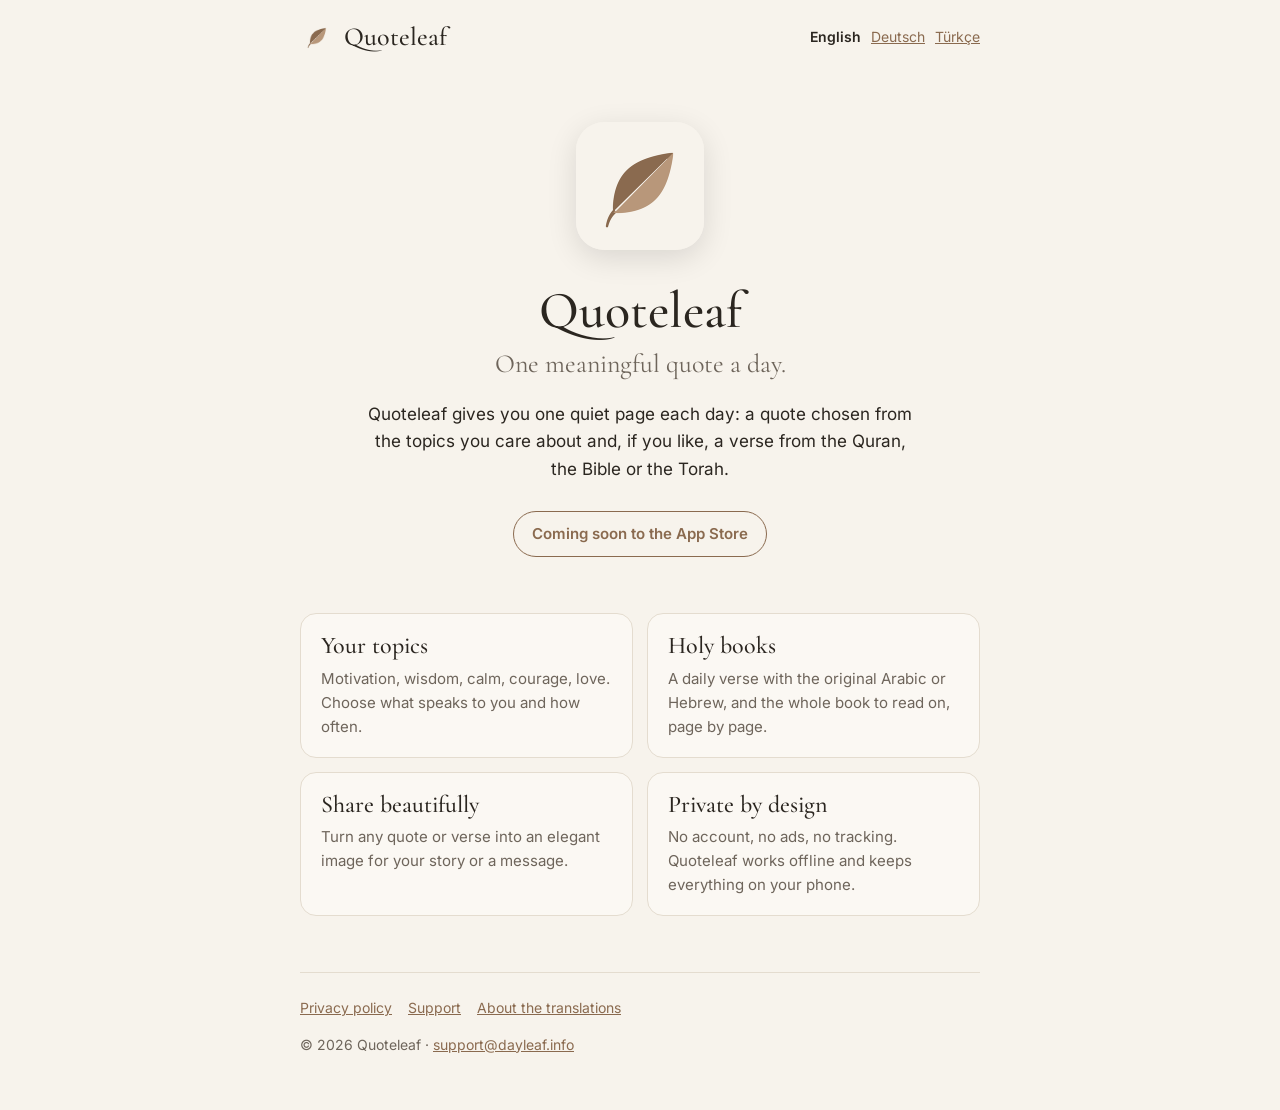
<file: index.html>
<!doctype html>
<html lang="en">
<head>
<meta charset="utf-8">
<meta name="viewport" content="width=device-width, initial-scale=1">
<title>Quoteleaf</title>
<meta name="description" content="Quoteleaf gives you one quiet page each day: a quote chosen from the topics you care about and, if you like, a verse from the Quran, the Bible or the Torah.">
<link rel="alternate" hreflang="en" href="https://dayleaf.info/"><link rel="alternate" hreflang="de" href="https://dayleaf.info/de/"><link rel="alternate" hreflang="tr" href="https://dayleaf.info/tr/">
<link rel="icon" href="/icon-64.png" type="image/png">
<link rel="apple-touch-icon" href="/icon-180.png">
<link rel="stylesheet" href="/styles.css">
</head>
<body>
<div class="wrap">
<header>
<a class="brand" href="/"><img src="/icon-180.png" alt="">Quoteleaf</a>
<nav class="langs" aria-label="Language"><span>English</span><a href="/de/" hreflang="de">Deutsch</a><a href="/tr/" hreflang="tr">Türkçe</a></nav>
</header>
<main>
<section class="hero">
<img src="/icon-256.png" alt="Quoteleaf">
<h1>Quoteleaf</h1>
<p class="tagline">One meaningful quote a day.</p>
<p class="intro">Quoteleaf gives you one quiet page each day: a quote chosen from the topics you care about and, if you like, a verse from the Quran, the Bible or the Torah.</p>
<span class="soon">Coming soon to the App Store</span>
</section>
<section class="features"><div class="card"><h3>Your topics</h3><p>Motivation, wisdom, calm, courage, love. Choose what speaks to you and how often.</p></div><div class="card"><h3>Holy books</h3><p>A daily verse with the original Arabic or Hebrew, and the whole book to read on, page by page.</p></div><div class="card"><h3>Share beautifully</h3><p>Turn any quote or verse into an elegant image for your story or a message.</p></div><div class="card"><h3>Private by design</h3><p>No account, no ads, no tracking. Quoteleaf works offline and keeps everything on your phone.</p></div></section>
</main>
<footer>
<a href="/privacy/">Privacy policy</a><a href="/support/">Support</a><a href="/translations/">About the translations</a>
<p>© 2026 Quoteleaf · <a href="mailto:support@dayleaf.info">support@dayleaf.info</a></p>
</footer>
</div>
</body>
</html>
</file>
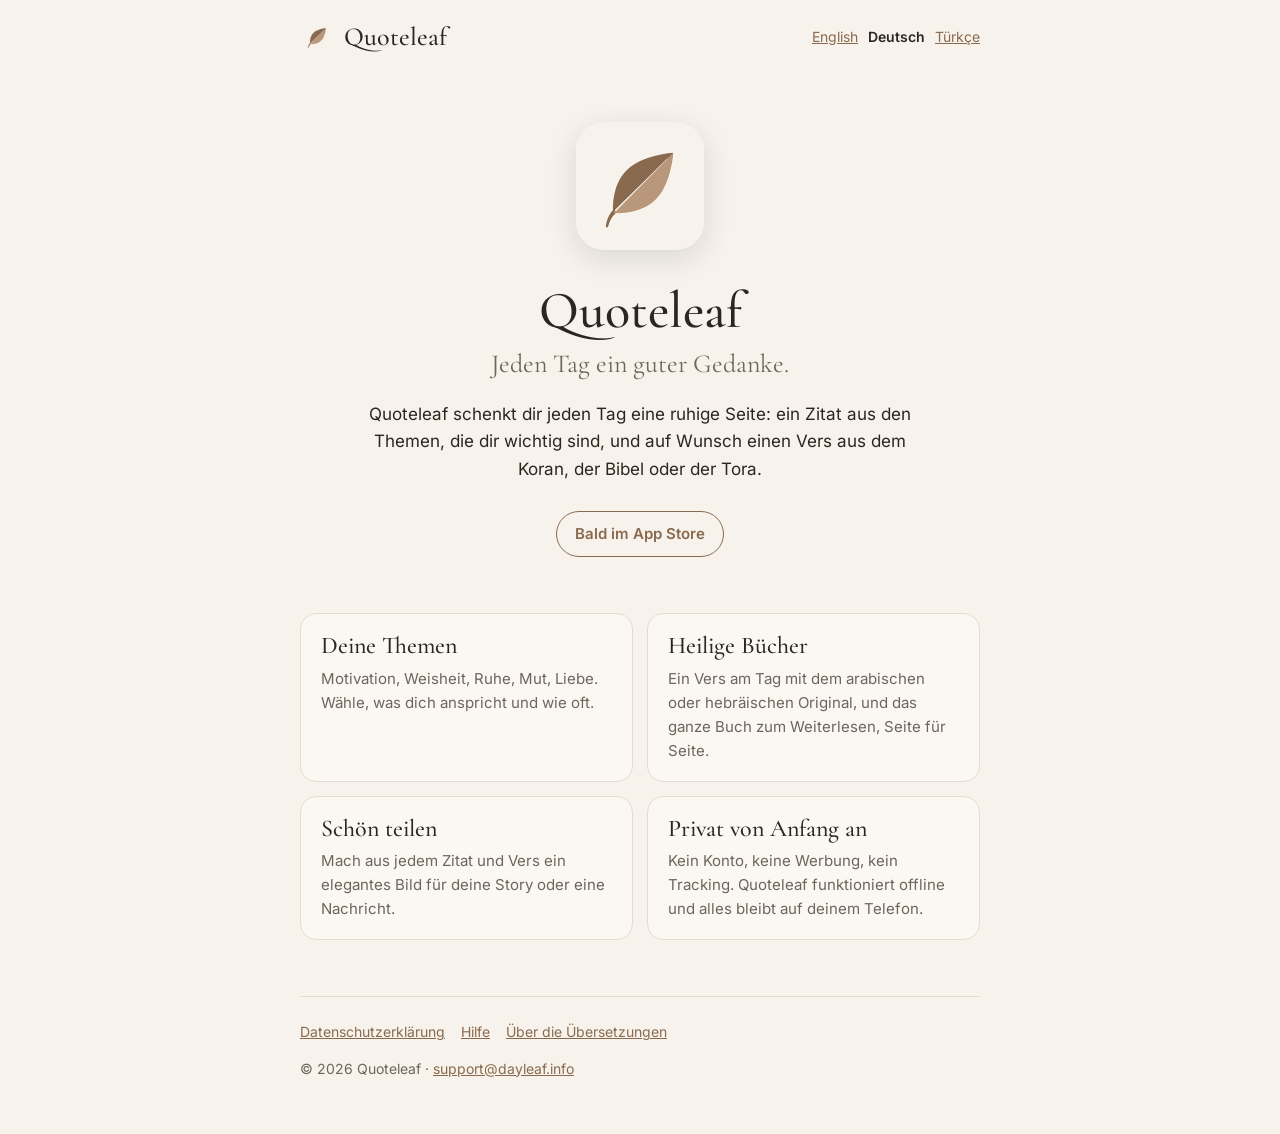
<file: de/index.html>
<!doctype html>
<html lang="de">
<head>
<meta charset="utf-8">
<meta name="viewport" content="width=device-width, initial-scale=1">
<title>Quoteleaf</title>
<meta name="description" content="Quoteleaf schenkt dir jeden Tag eine ruhige Seite: ein Zitat aus den Themen, die dir wichtig sind, und auf Wunsch einen Vers aus dem Koran, der Bibel oder der Tora.">
<link rel="alternate" hreflang="en" href="https://dayleaf.info/"><link rel="alternate" hreflang="de" href="https://dayleaf.info/de/"><link rel="alternate" hreflang="tr" href="https://dayleaf.info/tr/">
<link rel="icon" href="/icon-64.png" type="image/png">
<link rel="apple-touch-icon" href="/icon-180.png">
<link rel="stylesheet" href="/styles.css">
</head>
<body>
<div class="wrap">
<header>
<a class="brand" href="/de/"><img src="/icon-180.png" alt="">Quoteleaf</a>
<nav class="langs" aria-label="Sprache"><a href="/" hreflang="en">English</a><span>Deutsch</span><a href="/tr/" hreflang="tr">Türkçe</a></nav>
</header>
<main>
<section class="hero">
<img src="/icon-256.png" alt="Quoteleaf">
<h1>Quoteleaf</h1>
<p class="tagline">Jeden Tag ein guter Gedanke.</p>
<p class="intro">Quoteleaf schenkt dir jeden Tag eine ruhige Seite: ein Zitat aus den Themen, die dir wichtig sind, und auf Wunsch einen Vers aus dem Koran, der Bibel oder der Tora.</p>
<span class="soon">Bald im App Store</span>
</section>
<section class="features"><div class="card"><h3>Deine Themen</h3><p>Motivation, Weisheit, Ruhe, Mut, Liebe. Wähle, was dich anspricht und wie oft.</p></div><div class="card"><h3>Heilige Bücher</h3><p>Ein Vers am Tag mit dem arabischen oder hebräischen Original, und das ganze Buch zum Weiterlesen, Seite für Seite.</p></div><div class="card"><h3>Schön teilen</h3><p>Mach aus jedem Zitat und Vers ein elegantes Bild für deine Story oder eine Nachricht.</p></div><div class="card"><h3>Privat von Anfang an</h3><p>Kein Konto, keine Werbung, kein Tracking. Quoteleaf funktioniert offline und alles bleibt auf deinem Telefon.</p></div></section>
</main>
<footer>
<a href="/privacy/de/">Datenschutzerklärung</a><a href="/support/de/">Hilfe</a><a href="/translations/de/">Über die Übersetzungen</a>
<p>© 2026 Quoteleaf · <a href="mailto:support@dayleaf.info">support@dayleaf.info</a></p>
</footer>
</div>
</body>
</html>
</file>
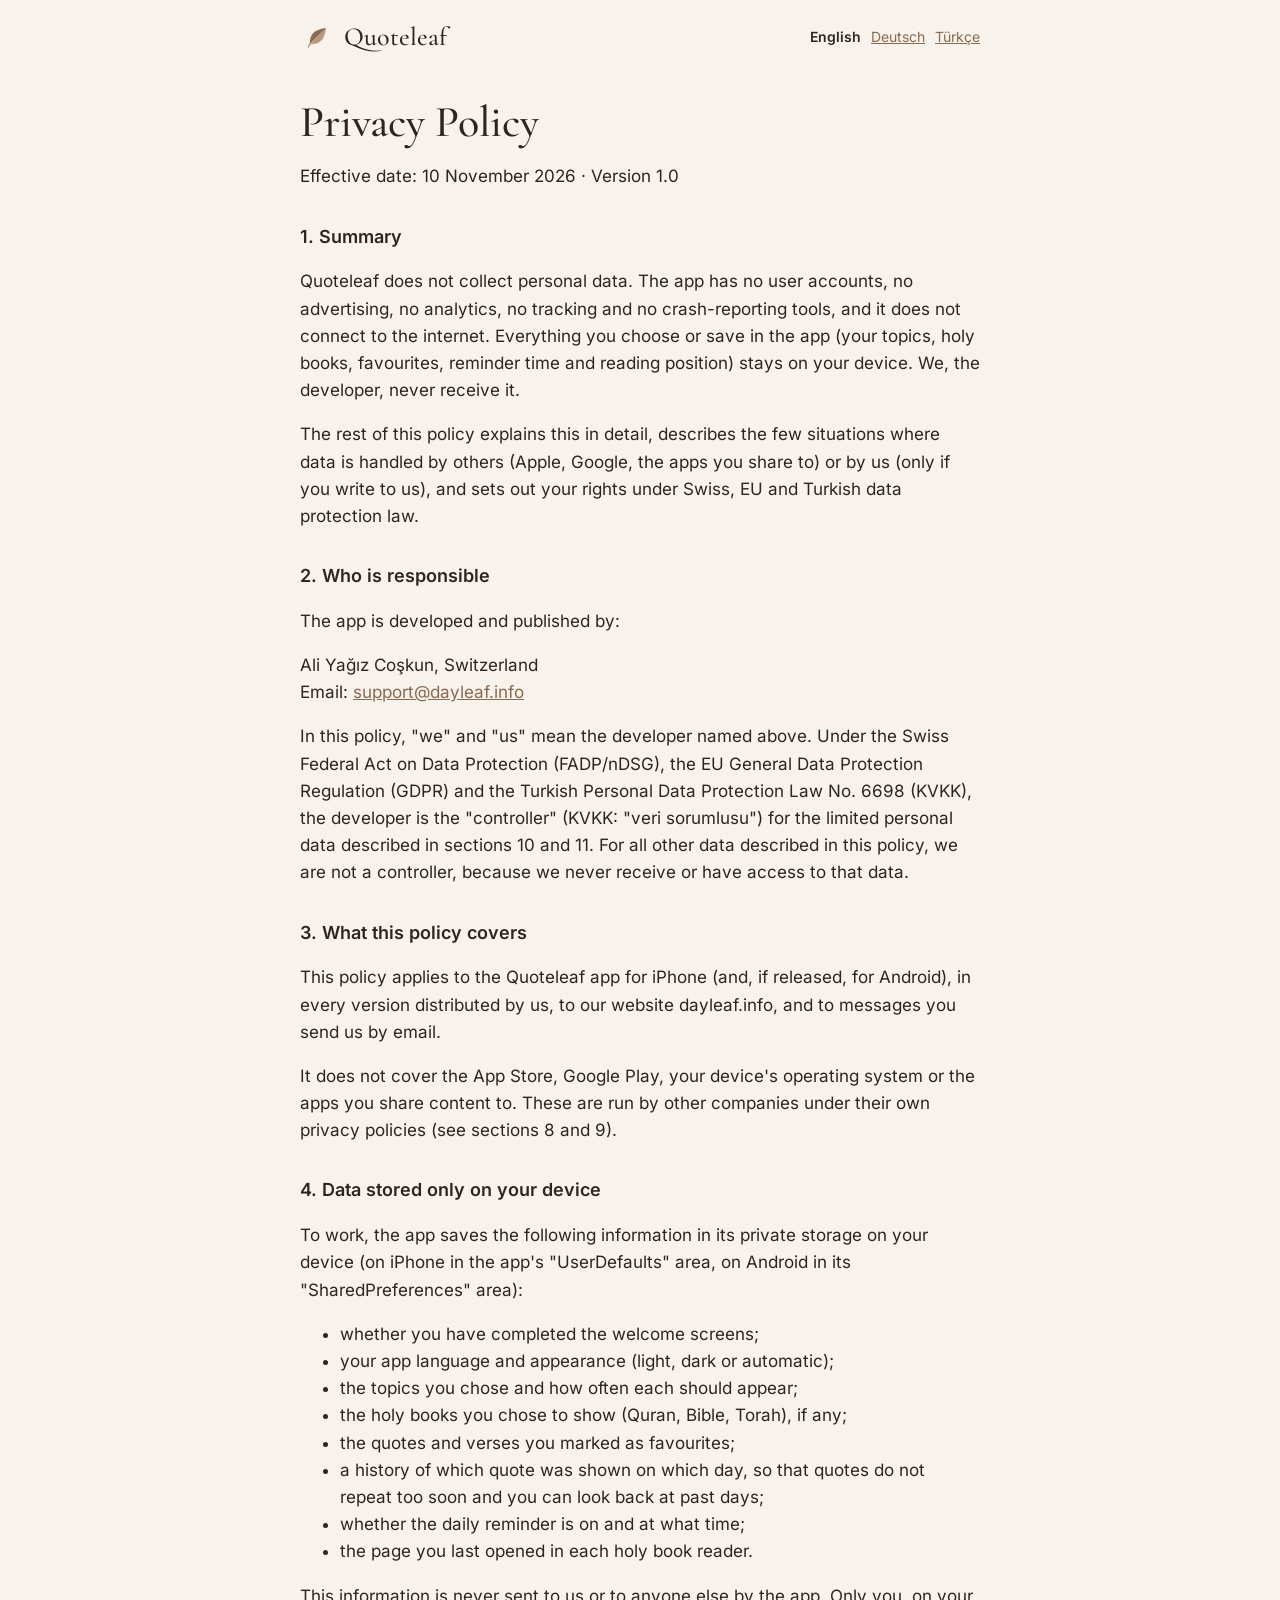
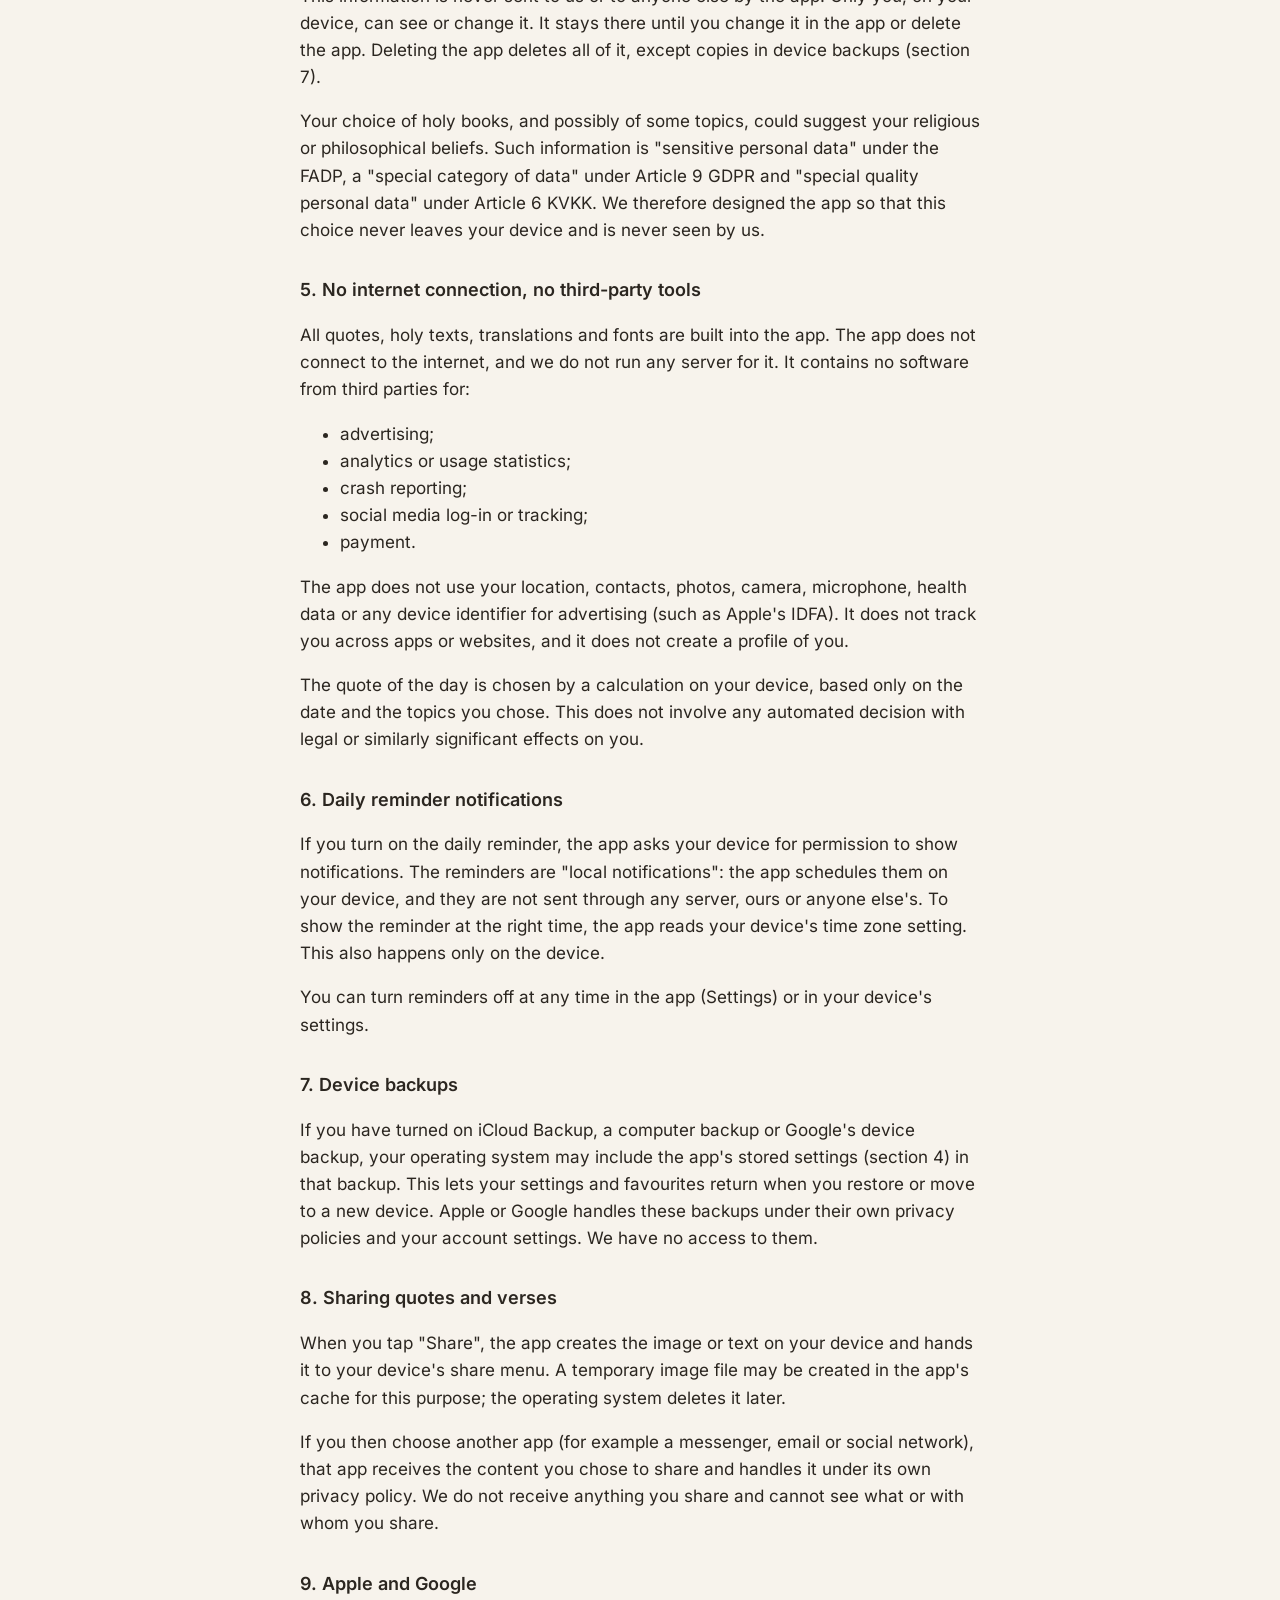
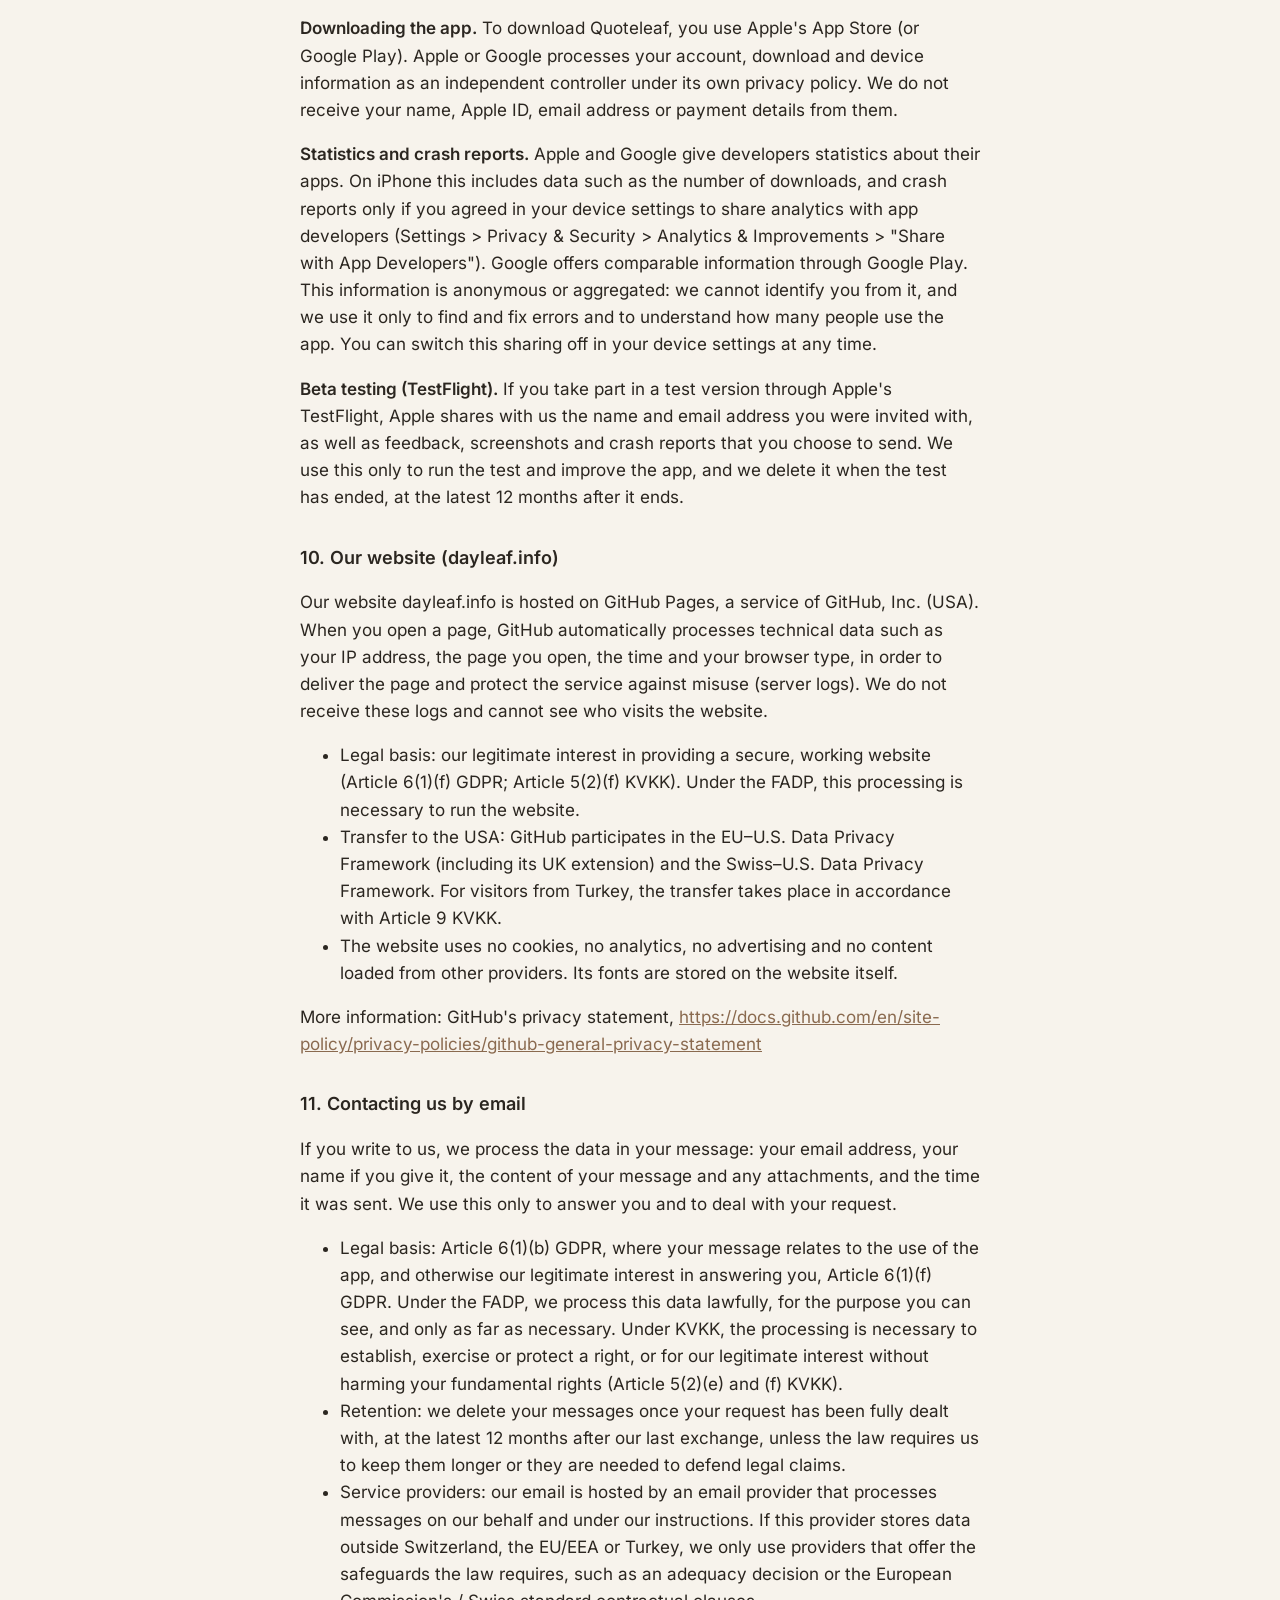
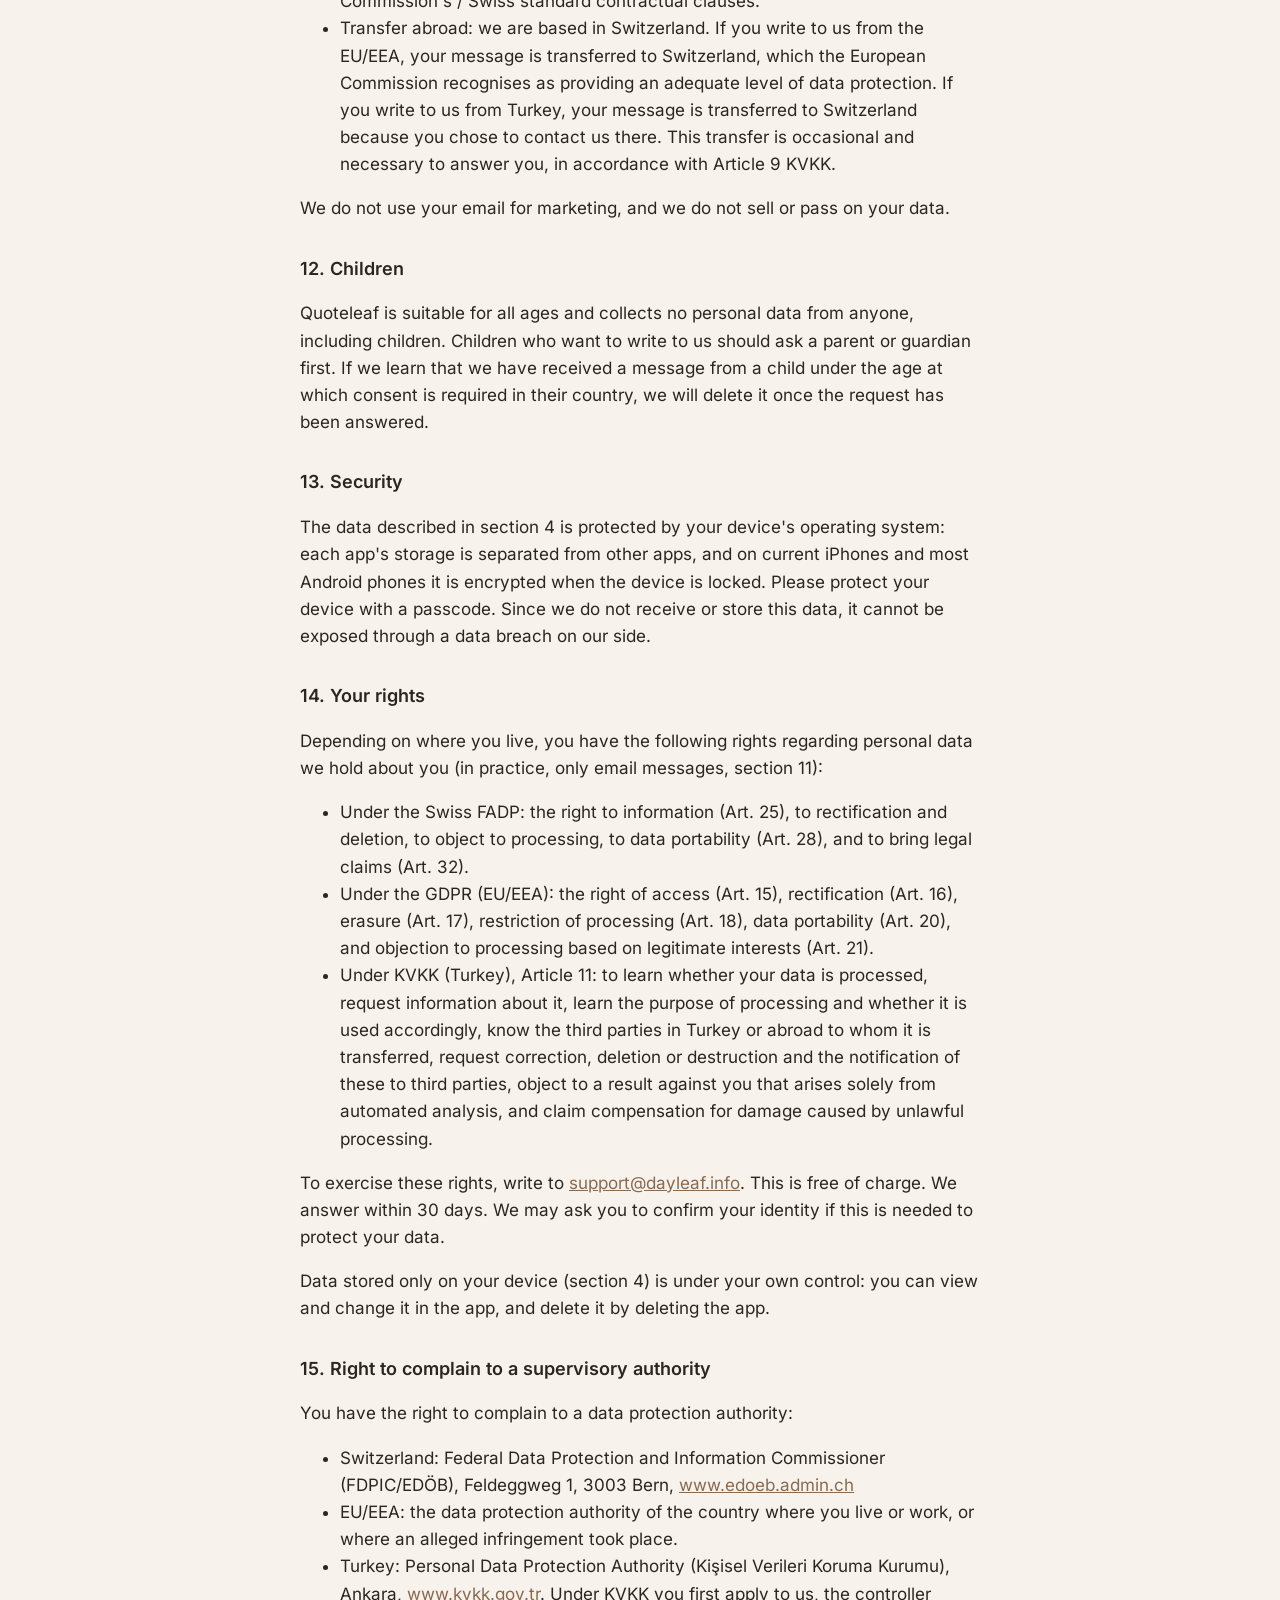
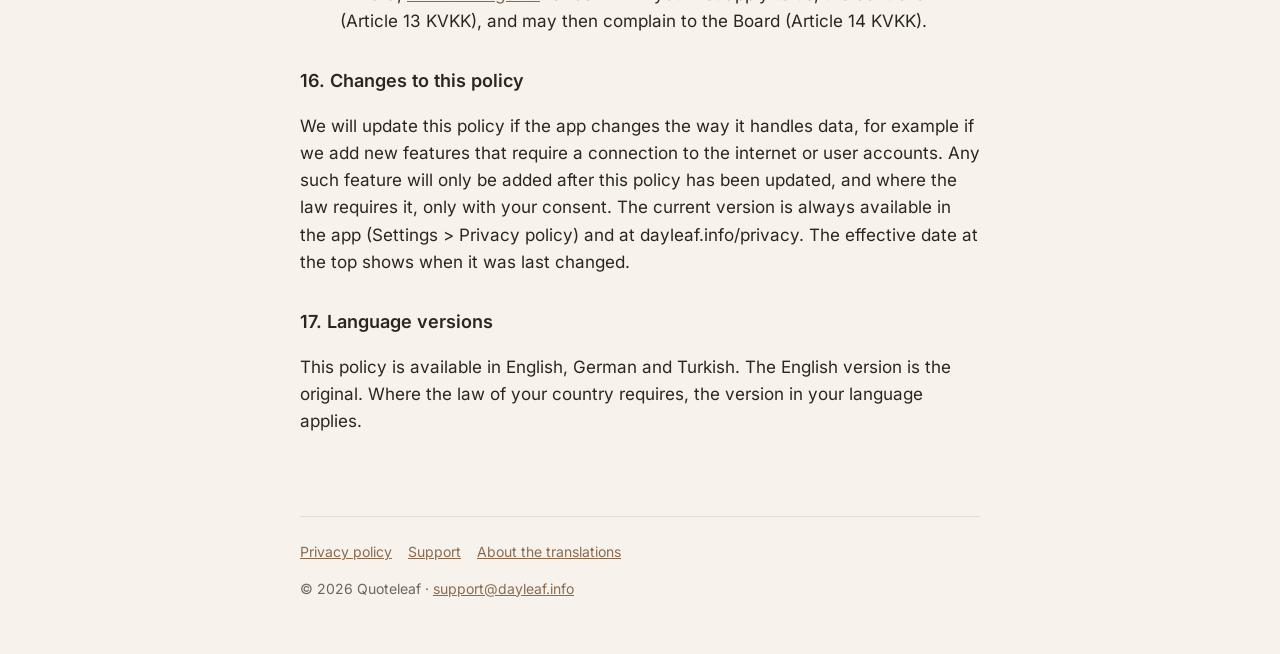
<file: privacy/index.html>
<!doctype html>
<html lang="en">
<head>
<meta charset="utf-8">
<meta name="viewport" content="width=device-width, initial-scale=1">
<title>Privacy policy · Quoteleaf</title>
<meta name="description" content="Privacy policy">
<link rel="alternate" hreflang="en" href="https://dayleaf.info/privacy/"><link rel="alternate" hreflang="de" href="https://dayleaf.info/privacy/de/"><link rel="alternate" hreflang="tr" href="https://dayleaf.info/privacy/tr/">
<link rel="icon" href="/icon-64.png" type="image/png">
<link rel="apple-touch-icon" href="/icon-180.png">
<link rel="stylesheet" href="/styles.css">
</head>
<body>
<div class="wrap">
<header>
<a class="brand" href="/"><img src="/icon-180.png" alt="">Quoteleaf</a>
<nav class="langs" aria-label="Language"><span>English</span><a href="/privacy/de/" hreflang="de">Deutsch</a><a href="/privacy/tr/" hreflang="tr">Türkçe</a></nav>
</header>
<article><h1>Privacy Policy</h1>
<p>Effective date: 10 November 2026 · Version 1.0</p>
<h2>1. Summary</h2>
<p>Quoteleaf does not collect personal data. The app has no user accounts, no advertising, no analytics, no tracking and no crash-reporting tools, and it does not connect to the internet. Everything you choose or save in the app (your topics, holy books, favourites, reminder time and reading position) stays on your device. We, the developer, never receive it.</p>
<p>The rest of this policy explains this in detail, describes the few situations where data is handled by others (Apple, Google, the apps you share to) or by us (only if you write to us), and sets out your rights under Swiss, EU and Turkish data protection law.</p>
<h2>2. Who is responsible</h2>
<p>The app is developed and published by:</p>
<p>Ali Yağız Coşkun, Switzerland<br>Email: <a href="mailto:support@dayleaf.info">support@dayleaf.info</a></p>
<p>In this policy, "we" and "us" mean the developer named above. Under the Swiss Federal Act on Data Protection (FADP/nDSG), the EU General Data Protection Regulation (GDPR) and the Turkish Personal Data Protection Law No. 6698 (KVKK), the developer is the "controller" (KVKK: "veri sorumlusu") for the limited personal data described in sections 10 and 11. For all other data described in this policy, we are not a controller, because we never receive or have access to that data.</p>
<h2>3. What this policy covers</h2>
<p>This policy applies to the Quoteleaf app for iPhone (and, if released, for Android), in every version distributed by us, to our website dayleaf.info, and to messages you send us by email.</p>
<p>It does not cover the App Store, Google Play, your device's operating system or the apps you share content to. These are run by other companies under their own privacy policies (see sections 8 and 9).</p>
<h2>4. Data stored only on your device</h2>
<p>To work, the app saves the following information in its private storage on your device (on iPhone in the app's "UserDefaults" area, on Android in its "SharedPreferences" area):</p>
<ul><li>whether you have completed the welcome screens;</li><li>your app language and appearance (light, dark or automatic);</li><li>the topics you chose and how often each should appear;</li><li>the holy books you chose to show (Quran, Bible, Torah), if any;</li><li>the quotes and verses you marked as favourites;</li><li>a history of which quote was shown on which day, so that quotes do not repeat too soon and you can look back at past days;</li><li>whether the daily reminder is on and at what time;</li><li>the page you last opened in each holy book reader.</li></ul>
<p>This information is never sent to us or to anyone else by the app. Only you, on your device, can see or change it. It stays there until you change it in the app or delete the app. Deleting the app deletes all of it, except copies in device backups (section 7).</p>
<p>Your choice of holy books, and possibly of some topics, could suggest your religious or philosophical beliefs. Such information is "sensitive personal data" under the FADP, a "special category of data" under Article 9 GDPR and "special quality personal data" under Article 6 KVKK. We therefore designed the app so that this choice never leaves your device and is never seen by us.</p>
<h2>5. No internet connection, no third-party tools</h2>
<p>All quotes, holy texts, translations and fonts are built into the app. The app does not connect to the internet, and we do not run any server for it. It contains no software from third parties for:</p>
<ul><li>advertising;</li><li>analytics or usage statistics;</li><li>crash reporting;</li><li>social media log-in or tracking;</li><li>payment.</li></ul>
<p>The app does not use your location, contacts, photos, camera, microphone, health data or any device identifier for advertising (such as Apple's IDFA). It does not track you across apps or websites, and it does not create a profile of you.</p>
<p>The quote of the day is chosen by a calculation on your device, based only on the date and the topics you chose. This does not involve any automated decision with legal or similarly significant effects on you.</p>
<h2>6. Daily reminder notifications</h2>
<p>If you turn on the daily reminder, the app asks your device for permission to show notifications. The reminders are "local notifications": the app schedules them on your device, and they are not sent through any server, ours or anyone else's. To show the reminder at the right time, the app reads your device's time zone setting. This also happens only on the device.</p>
<p>You can turn reminders off at any time in the app (Settings) or in your device's settings.</p>
<h2>7. Device backups</h2>
<p>If you have turned on iCloud Backup, a computer backup or Google's device backup, your operating system may include the app's stored settings (section 4) in that backup. This lets your settings and favourites return when you restore or move to a new device. Apple or Google handles these backups under their own privacy policies and your account settings. We have no access to them.</p>
<h2>8. Sharing quotes and verses</h2>
<p>When you tap "Share", the app creates the image or text on your device and hands it to your device's share menu. A temporary image file may be created in the app's cache for this purpose; the operating system deletes it later.</p>
<p>If you then choose another app (for example a messenger, email or social network), that app receives the content you chose to share and handles it under its own privacy policy. We do not receive anything you share and cannot see what or with whom you share.</p>
<h2>9. Apple and Google</h2>
<p><strong>Downloading the app.</strong> To download Quoteleaf, you use Apple's App Store (or Google Play). Apple or Google processes your account, download and device information as an independent controller under its own privacy policy. We do not receive your name, Apple ID, email address or payment details from them.</p>
<p><strong>Statistics and crash reports.</strong> Apple and Google give developers statistics about their apps. On iPhone this includes data such as the number of downloads, and crash reports only if you agreed in your device settings to share analytics with app developers (Settings &gt; Privacy &amp; Security &gt; Analytics &amp; Improvements &gt; "Share with App Developers"). Google offers comparable information through Google Play. This information is anonymous or aggregated: we cannot identify you from it, and we use it only to find and fix errors and to understand how many people use the app. You can switch this sharing off in your device settings at any time.</p>
<p><strong>Beta testing (TestFlight).</strong> If you take part in a test version through Apple's TestFlight, Apple shares with us the name and email address you were invited with, as well as feedback, screenshots and crash reports that you choose to send. We use this only to run the test and improve the app, and we delete it when the test has ended, at the latest 12 months after it ends.</p>
<h2>10. Our website (dayleaf.info)</h2>
<p>Our website dayleaf.info is hosted on GitHub Pages, a service of GitHub, Inc. (USA). When you open a page, GitHub automatically processes technical data such as your IP address, the page you open, the time and your browser type, in order to deliver the page and protect the service against misuse (server logs). We do not receive these logs and cannot see who visits the website.</p>
<ul><li>Legal basis: our legitimate interest in providing a secure, working website (Article 6(1)(f) GDPR; Article 5(2)(f) KVKK). Under the FADP, this processing is necessary to run the website.</li><li>Transfer to the USA: GitHub participates in the EU–U.S. Data Privacy Framework (including its UK extension) and the Swiss–U.S. Data Privacy Framework. For visitors from Turkey, the transfer takes place in accordance with Article 9 KVKK.</li><li>The website uses no cookies, no analytics, no advertising and no content loaded from other providers. Its fonts are stored on the website itself.</li></ul>
<p>More information: GitHub's privacy statement, <a href="https://docs.github.com/en/site-policy/privacy-policies/github-general-privacy-statement">https://docs.github.com/en/site-policy/privacy-policies/github-general-privacy-statement</a></p>
<h2>11. Contacting us by email</h2>
<p>If you write to us, we process the data in your message: your email address, your name if you give it, the content of your message and any attachments, and the time it was sent. We use this only to answer you and to deal with your request.</p>
<ul><li>Legal basis: Article 6(1)(b) GDPR, where your message relates to the use of the app, and otherwise our legitimate interest in answering you, Article 6(1)(f) GDPR. Under the FADP, we process this data lawfully, for the purpose you can see, and only as far as necessary. Under KVKK, the processing is necessary to establish, exercise or protect a right, or for our legitimate interest without harming your fundamental rights (Article 5(2)(e) and (f) KVKK).</li><li>Retention: we delete your messages once your request has been fully dealt with, at the latest 12 months after our last exchange, unless the law requires us to keep them longer or they are needed to defend legal claims.</li><li>Service providers: our email is hosted by an email provider that processes messages on our behalf and under our instructions. If this provider stores data outside Switzerland, the EU/EEA or Turkey, we only use providers that offer the safeguards the law requires, such as an adequacy decision or the European Commission's / Swiss standard contractual clauses.</li><li>Transfer abroad: we are based in Switzerland. If you write to us from the EU/EEA, your message is transferred to Switzerland, which the European Commission recognises as providing an adequate level of data protection. If you write to us from Turkey, your message is transferred to Switzerland because you chose to contact us there. This transfer is occasional and necessary to answer you, in accordance with Article 9 KVKK.</li></ul>
<p>We do not use your email for marketing, and we do not sell or pass on your data.</p>
<h2>12. Children</h2>
<p>Quoteleaf is suitable for all ages and collects no personal data from anyone, including children. Children who want to write to us should ask a parent or guardian first. If we learn that we have received a message from a child under the age at which consent is required in their country, we will delete it once the request has been answered.</p>
<h2>13. Security</h2>
<p>The data described in section 4 is protected by your device's operating system: each app's storage is separated from other apps, and on current iPhones and most Android phones it is encrypted when the device is locked. Please protect your device with a passcode. Since we do not receive or store this data, it cannot be exposed through a data breach on our side.</p>
<h2>14. Your rights</h2>
<p>Depending on where you live, you have the following rights regarding personal data we hold about you (in practice, only email messages, section 11):</p>
<ul><li>Under the Swiss FADP: the right to information (Art. 25), to rectification and deletion, to object to processing, to data portability (Art. 28), and to bring legal claims (Art. 32).</li><li>Under the GDPR (EU/EEA): the right of access (Art. 15), rectification (Art. 16), erasure (Art. 17), restriction of processing (Art. 18), data portability (Art. 20), and objection to processing based on legitimate interests (Art. 21).</li><li>Under KVKK (Turkey), Article 11: to learn whether your data is processed, request information about it, learn the purpose of processing and whether it is used accordingly, know the third parties in Turkey or abroad to whom it is transferred, request correction, deletion or destruction and the notification of these to third parties, object to a result against you that arises solely from automated analysis, and claim compensation for damage caused by unlawful processing.</li></ul>
<p>To exercise these rights, write to <a href="mailto:support@dayleaf.info">support@dayleaf.info</a>. This is free of charge. We answer within 30 days. We may ask you to confirm your identity if this is needed to protect your data.</p>
<p>Data stored only on your device (section 4) is under your own control: you can view and change it in the app, and delete it by deleting the app.</p>
<h2>15. Right to complain to a supervisory authority</h2>
<p>You have the right to complain to a data protection authority:</p>
<ul><li>Switzerland: Federal Data Protection and Information Commissioner (FDPIC/EDÖB), Feldeggweg 1, 3003 Bern, <a href="https://www.edoeb.admin.ch">www.edoeb.admin.ch</a></li><li>EU/EEA: the data protection authority of the country where you live or work, or where an alleged infringement took place.</li><li>Turkey: Personal Data Protection Authority (Kişisel Verileri Koruma Kurumu), Ankara, <a href="https://www.kvkk.gov.tr">www.kvkk.gov.tr</a>. Under KVKK you first apply to us, the controller (Article 13 KVKK), and may then complain to the Board (Article 14 KVKK).</li></ul>
<h2>16. Changes to this policy</h2>
<p>We will update this policy if the app changes the way it handles data, for example if we add new features that require a connection to the internet or user accounts. Any such feature will only be added after this policy has been updated, and where the law requires it, only with your consent. The current version is always available in the app (Settings &gt; Privacy policy) and at dayleaf.info/privacy. The effective date at the top shows when it was last changed.</p>
<h2>17. Language versions</h2>
<p>This policy is available in English, German and Turkish. The English version is the original. Where the law of your country requires, the version in your language applies.</p></article>
<footer>
<a href="/privacy/">Privacy policy</a><a href="/support/">Support</a><a href="/translations/">About the translations</a>
<p>© 2026 Quoteleaf · <a href="mailto:support@dayleaf.info">support@dayleaf.info</a></p>
</footer>
</div>
</body>
</html>
</file>
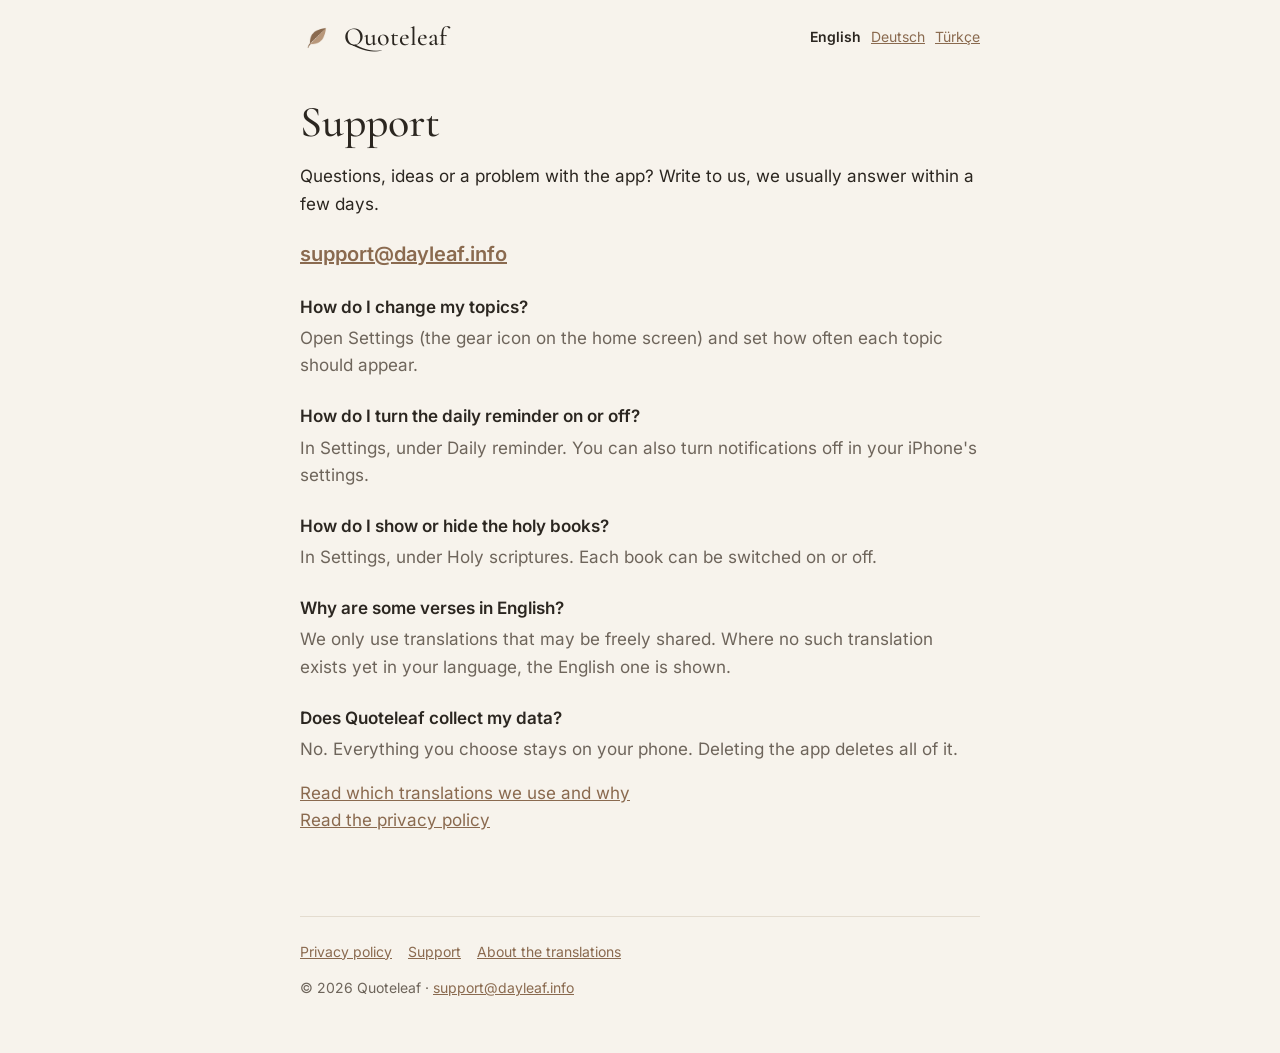
<file: support/index.html>
<!doctype html>
<html lang="en">
<head>
<meta charset="utf-8">
<meta name="viewport" content="width=device-width, initial-scale=1">
<title>Support · Quoteleaf</title>
<meta name="description" content="Questions, ideas or a problem with the app? Write to us, we usually answer within a few days.">
<link rel="alternate" hreflang="en" href="https://dayleaf.info/support/"><link rel="alternate" hreflang="de" href="https://dayleaf.info/support/de/"><link rel="alternate" hreflang="tr" href="https://dayleaf.info/support/tr/">
<link rel="icon" href="/icon-64.png" type="image/png">
<link rel="apple-touch-icon" href="/icon-180.png">
<link rel="stylesheet" href="/styles.css">
</head>
<body>
<div class="wrap">
<header>
<a class="brand" href="/"><img src="/icon-180.png" alt="">Quoteleaf</a>
<nav class="langs" aria-label="Language"><span>English</span><a href="/support/de/" hreflang="de">Deutsch</a><a href="/support/tr/" hreflang="tr">Türkçe</a></nav>
</header>
<article>
<h1>Support</h1>
<p>Questions, ideas or a problem with the app? Write to us, we usually answer within a few days.</p>
<p class="mail"><a href="mailto:support@dayleaf.info">support@dayleaf.info</a></p>
<section class="faq"><h3>How do I change my topics?</h3><p>Open Settings (the gear icon on the home screen) and set how often each topic should appear.</p><h3>How do I turn the daily reminder on or off?</h3><p>In Settings, under Daily reminder. You can also turn notifications off in your iPhone's settings.</p><h3>How do I show or hide the holy books?</h3><p>In Settings, under Holy scriptures. Each book can be switched on or off.</p><h3>Why are some verses in English?</h3><p>We only use translations that may be freely shared. Where no such translation exists yet in your language, the English one is shown.</p><h3>Does Quoteleaf collect my data?</h3><p>No. Everything you choose stays on your phone. Deleting the app deletes all of it.</p></section>
<p><a href="/translations/">Read which translations we use and why</a><br>
<a href="/privacy/">Read the privacy policy</a></p>
</article>
<footer>
<a href="/privacy/">Privacy policy</a><a href="/support/">Support</a><a href="/translations/">About the translations</a>
<p>© 2026 Quoteleaf · <a href="mailto:support@dayleaf.info">support@dayleaf.info</a></p>
</footer>
</div>
</body>
</html>
</file>
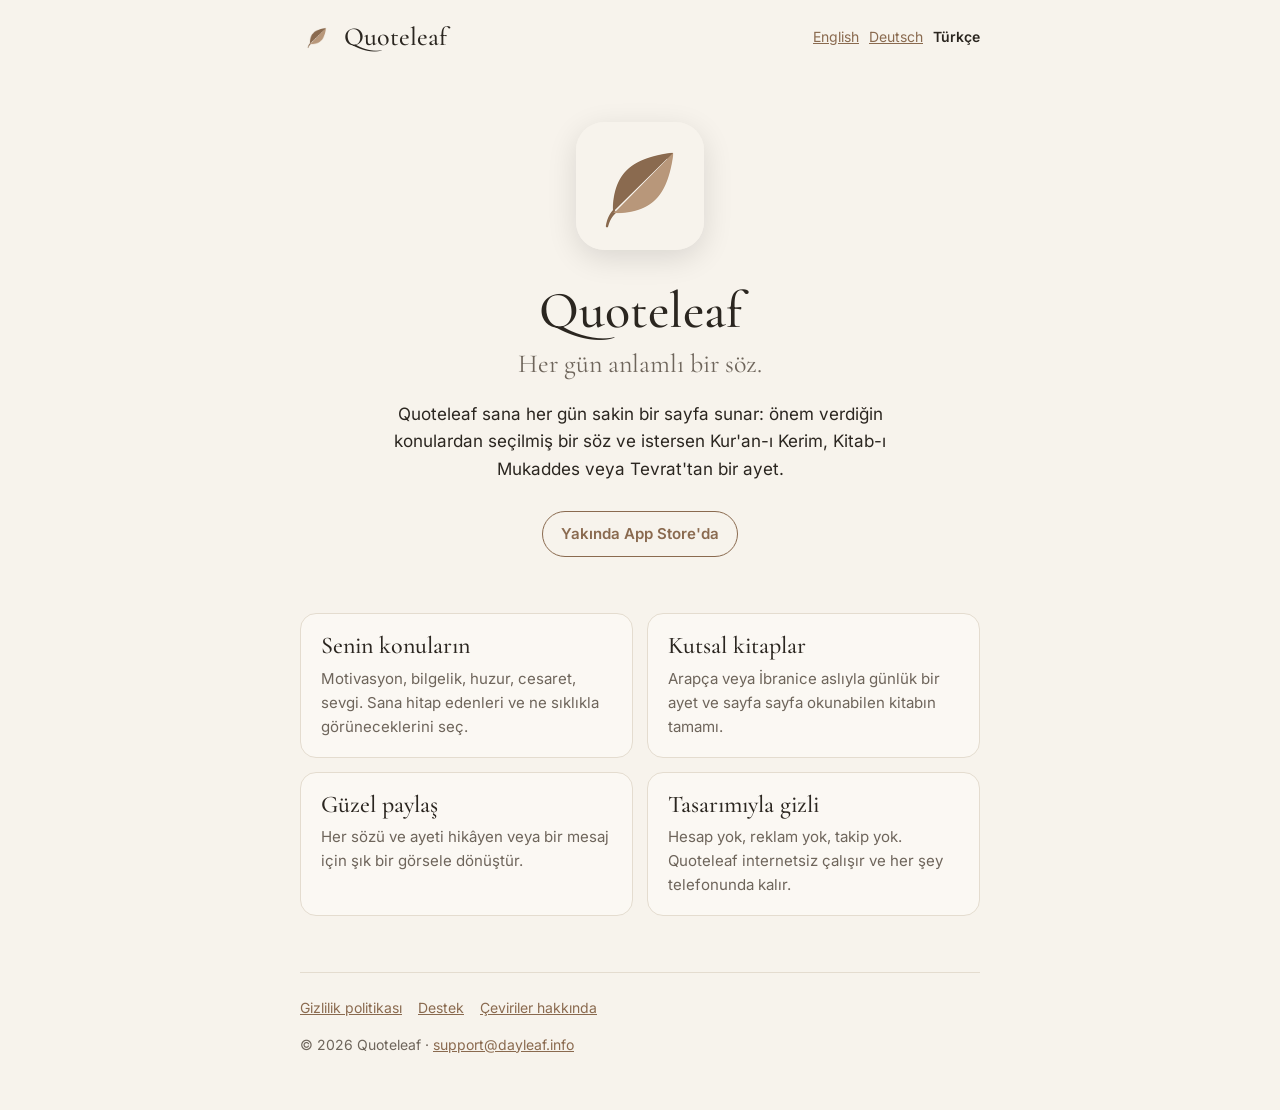
<file: tr/index.html>
<!doctype html>
<html lang="tr">
<head>
<meta charset="utf-8">
<meta name="viewport" content="width=device-width, initial-scale=1">
<title>Quoteleaf</title>
<meta name="description" content="Quoteleaf sana her gün sakin bir sayfa sunar: önem verdiğin konulardan seçilmiş bir söz ve istersen Kur&#x27;an-ı Kerim, Kitab-ı Mukaddes veya Tevrat&#x27;tan bir ayet.">
<link rel="alternate" hreflang="en" href="https://dayleaf.info/"><link rel="alternate" hreflang="de" href="https://dayleaf.info/de/"><link rel="alternate" hreflang="tr" href="https://dayleaf.info/tr/">
<link rel="icon" href="/icon-64.png" type="image/png">
<link rel="apple-touch-icon" href="/icon-180.png">
<link rel="stylesheet" href="/styles.css">
</head>
<body>
<div class="wrap">
<header>
<a class="brand" href="/tr/"><img src="/icon-180.png" alt="">Quoteleaf</a>
<nav class="langs" aria-label="Dil"><a href="/" hreflang="en">English</a><a href="/de/" hreflang="de">Deutsch</a><span>Türkçe</span></nav>
</header>
<main>
<section class="hero">
<img src="/icon-256.png" alt="Quoteleaf">
<h1>Quoteleaf</h1>
<p class="tagline">Her gün anlamlı bir söz.</p>
<p class="intro">Quoteleaf sana her gün sakin bir sayfa sunar: önem verdiğin konulardan seçilmiş bir söz ve istersen Kur'an-ı Kerim, Kitab-ı Mukaddes veya Tevrat'tan bir ayet.</p>
<span class="soon">Yakında App Store'da</span>
</section>
<section class="features"><div class="card"><h3>Senin konuların</h3><p>Motivasyon, bilgelik, huzur, cesaret, sevgi. Sana hitap edenleri ve ne sıklıkla görüneceklerini seç.</p></div><div class="card"><h3>Kutsal kitaplar</h3><p>Arapça veya İbranice aslıyla günlük bir ayet ve sayfa sayfa okunabilen kitabın tamamı.</p></div><div class="card"><h3>Güzel paylaş</h3><p>Her sözü ve ayeti hikâyen veya bir mesaj için şık bir görsele dönüştür.</p></div><div class="card"><h3>Tasarımıyla gizli</h3><p>Hesap yok, reklam yok, takip yok. Quoteleaf internetsiz çalışır ve her şey telefonunda kalır.</p></div></section>
</main>
<footer>
<a href="/privacy/tr/">Gizlilik politikası</a><a href="/support/tr/">Destek</a><a href="/translations/tr/">Çeviriler hakkında</a>
<p>© 2026 Quoteleaf · <a href="mailto:support@dayleaf.info">support@dayleaf.info</a></p>
</footer>
</div>
</body>
</html>
</file>
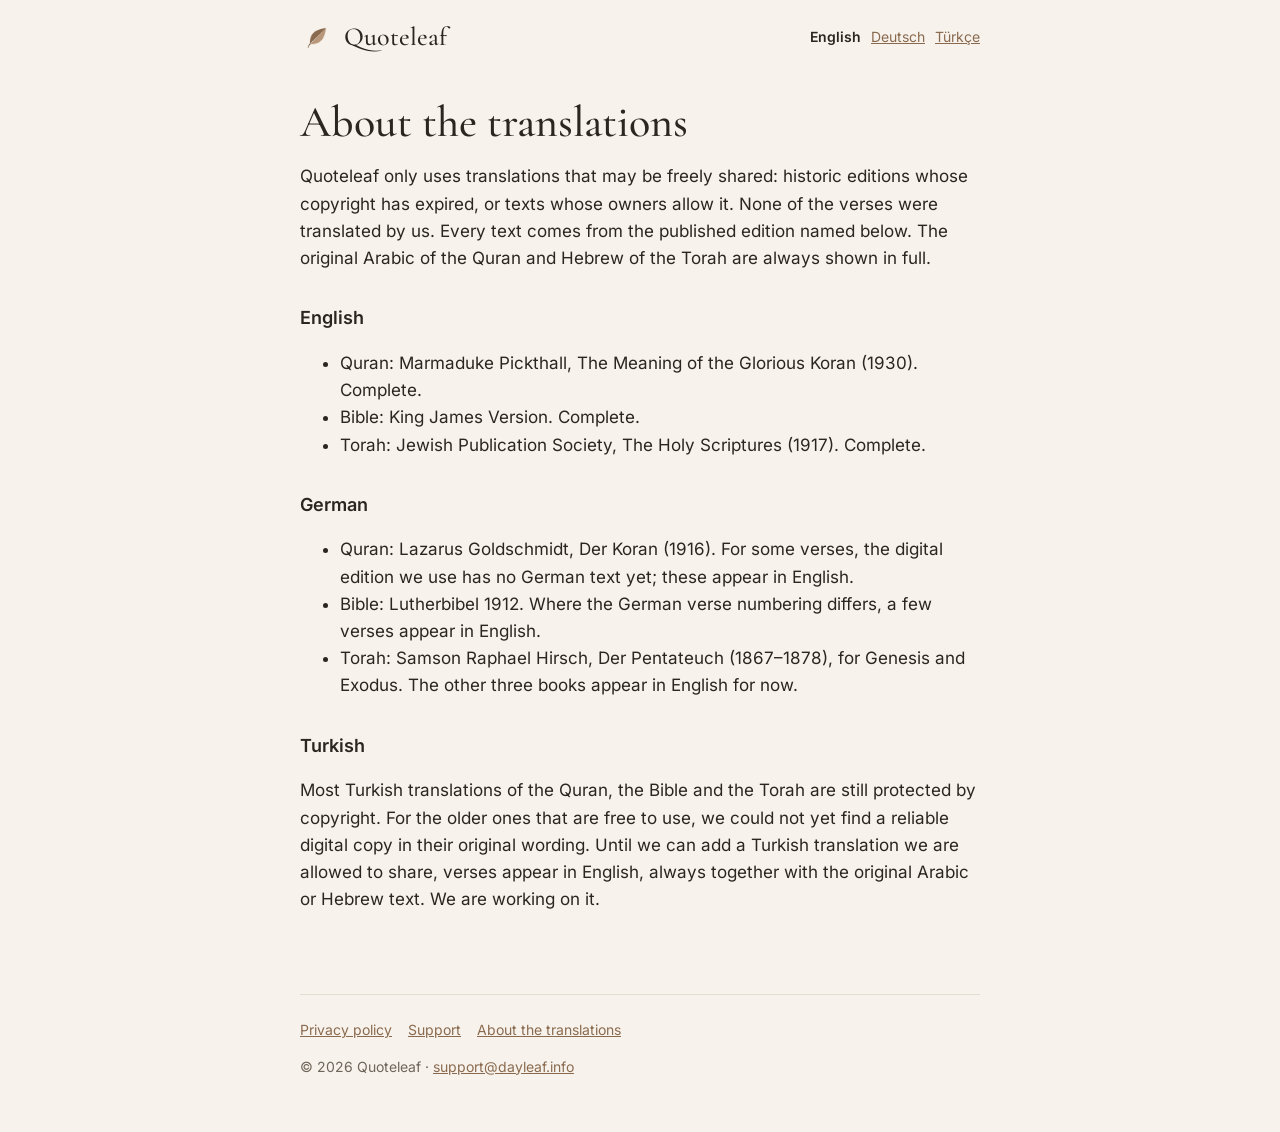
<file: translations/index.html>
<!doctype html>
<html lang="en">
<head>
<meta charset="utf-8">
<meta name="viewport" content="width=device-width, initial-scale=1">
<title>About the translations · Quoteleaf</title>
<meta name="description" content="About the translations">
<link rel="alternate" hreflang="en" href="https://dayleaf.info/translations/"><link rel="alternate" hreflang="de" href="https://dayleaf.info/translations/de/"><link rel="alternate" hreflang="tr" href="https://dayleaf.info/translations/tr/">
<link rel="icon" href="/icon-64.png" type="image/png">
<link rel="apple-touch-icon" href="/icon-180.png">
<link rel="stylesheet" href="/styles.css">
</head>
<body>
<div class="wrap">
<header>
<a class="brand" href="/"><img src="/icon-180.png" alt="">Quoteleaf</a>
<nav class="langs" aria-label="Language"><span>English</span><a href="/translations/de/" hreflang="de">Deutsch</a><a href="/translations/tr/" hreflang="tr">Türkçe</a></nav>
</header>
<article><h1>About the translations</h1>
<p>Quoteleaf only uses translations that may be freely shared: historic editions whose copyright has expired, or texts whose owners allow it. None of the verses were translated by us. Every text comes from the published edition named below. The original Arabic of the Quran and Hebrew of the Torah are always shown in full.</p>
<h2>English</h2>
<ul><li>Quran: Marmaduke Pickthall, The Meaning of the Glorious Koran (1930). Complete.</li><li>Bible: King James Version. Complete.</li><li>Torah: Jewish Publication Society, The Holy Scriptures (1917). Complete.</li></ul>
<h2>German</h2>
<ul><li>Quran: Lazarus Goldschmidt, Der Koran (1916). For some verses, the digital edition we use has no German text yet; these appear in English.</li><li>Bible: Lutherbibel 1912. Where the German verse numbering differs, a few verses appear in English.</li><li>Torah: Samson Raphael Hirsch, Der Pentateuch (1867–1878), for Genesis and Exodus. The other three books appear in English for now.</li></ul>
<h2>Turkish</h2>
<p>Most Turkish translations of the Quran, the Bible and the Torah are still protected by copyright. For the older ones that are free to use, we could not yet find a reliable digital copy in their original wording. Until we can add a Turkish translation we are allowed to share, verses appear in English, always together with the original Arabic or Hebrew text. We are working on it.</p></article>
<footer>
<a href="/privacy/">Privacy policy</a><a href="/support/">Support</a><a href="/translations/">About the translations</a>
<p>© 2026 Quoteleaf · <a href="mailto:support@dayleaf.info">support@dayleaf.info</a></p>
</footer>
</div>
</body>
</html>
</file>
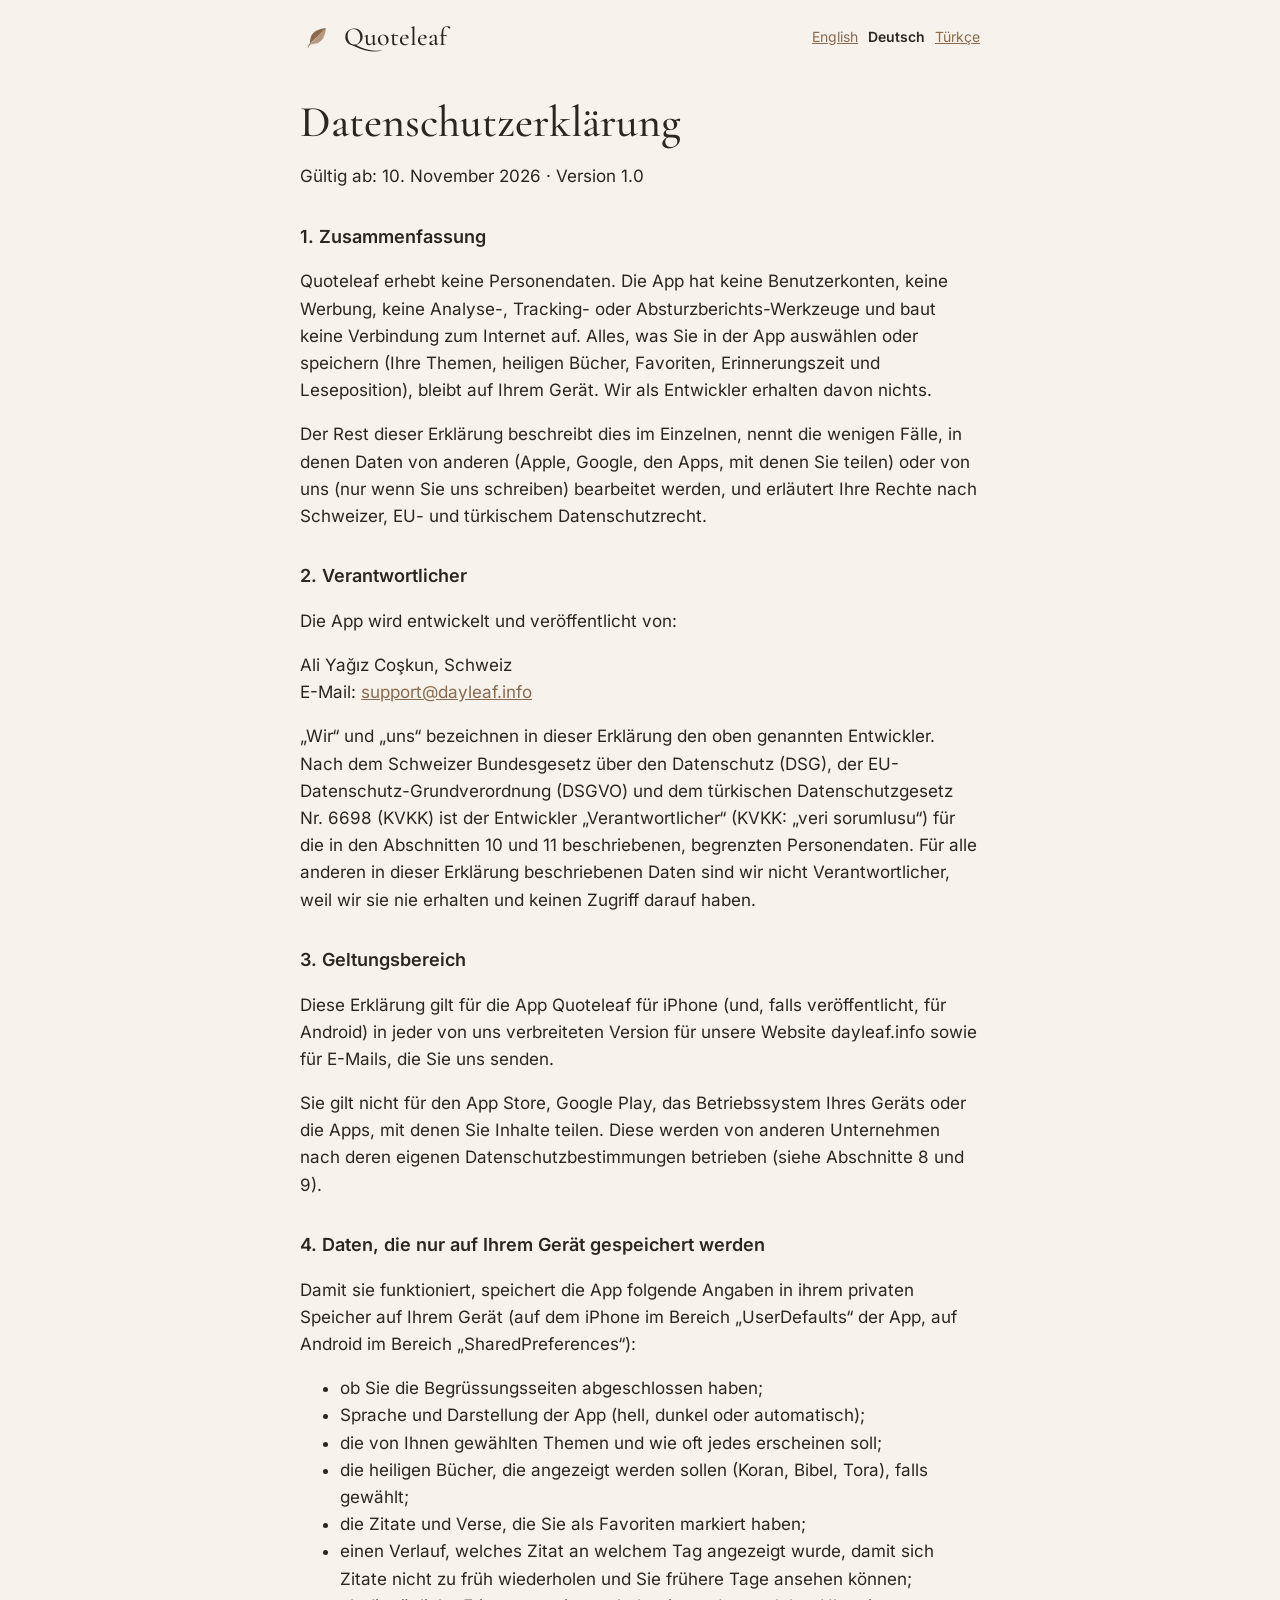
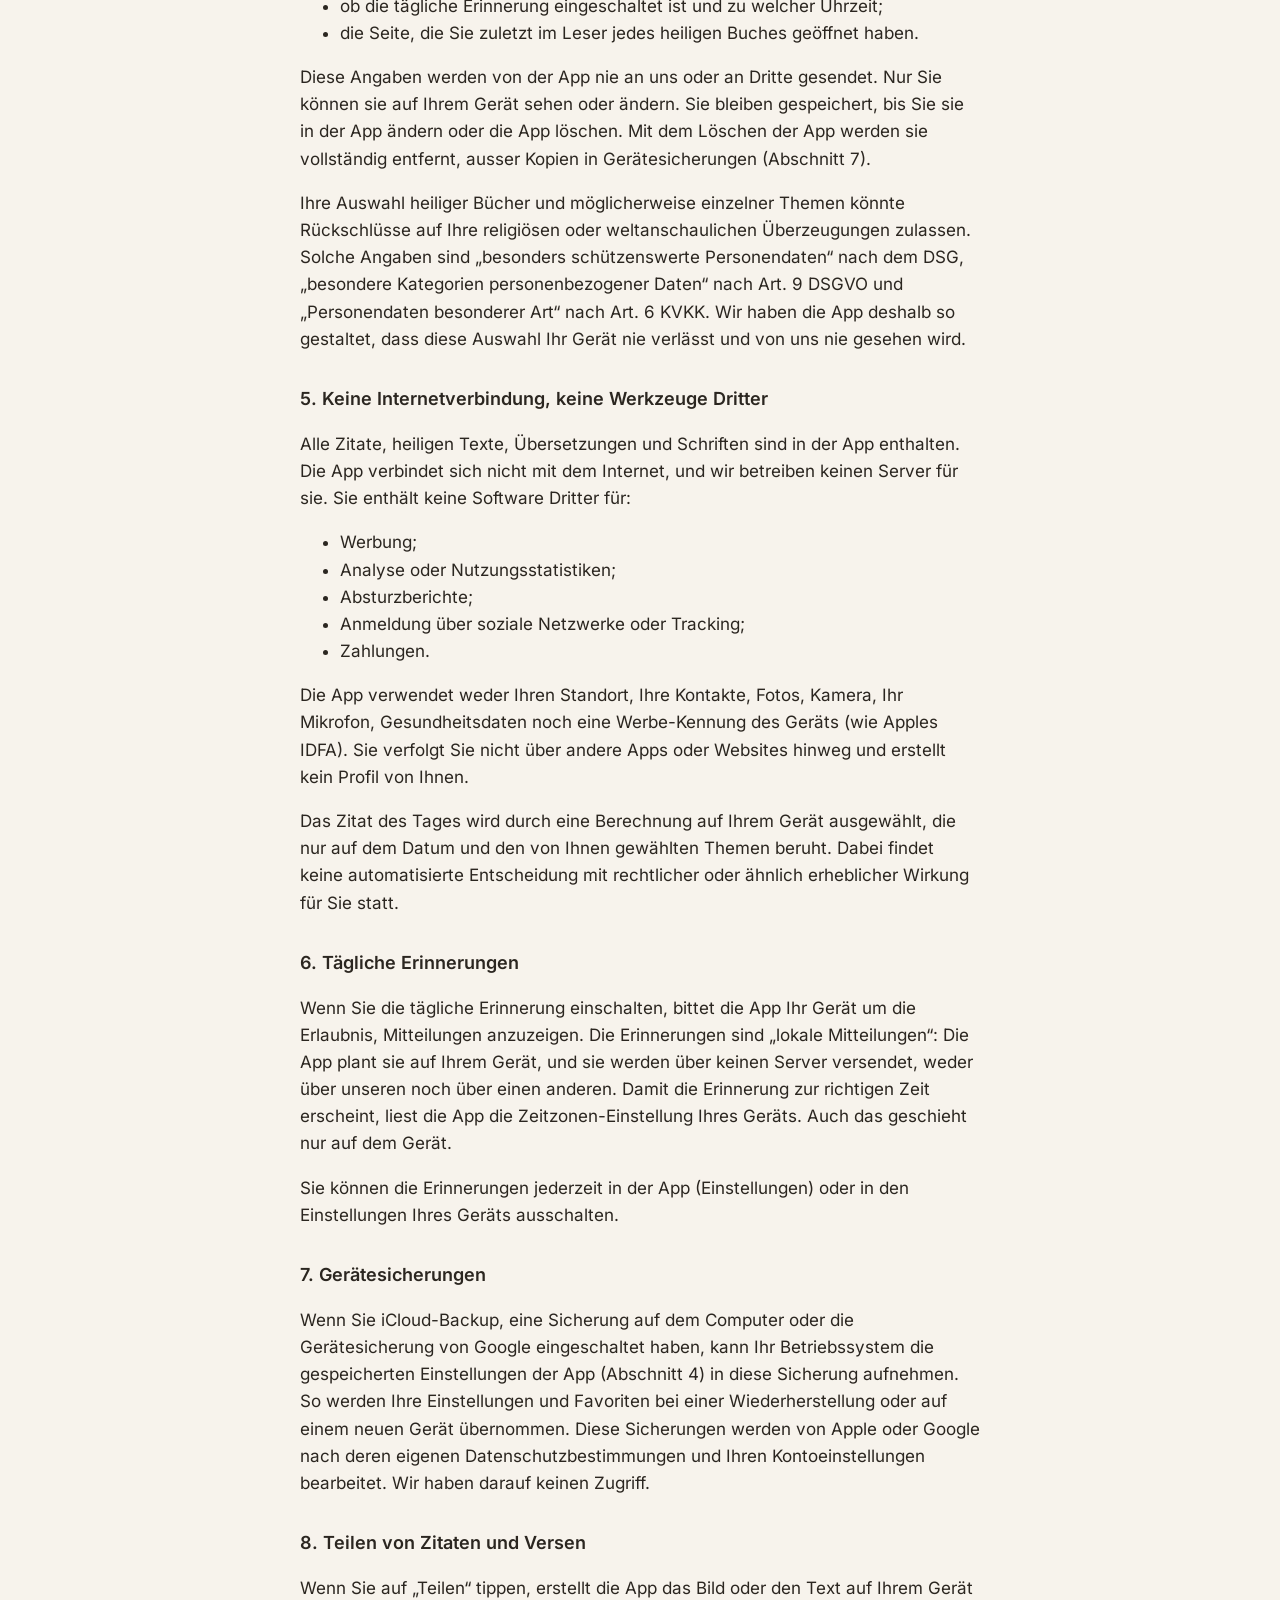
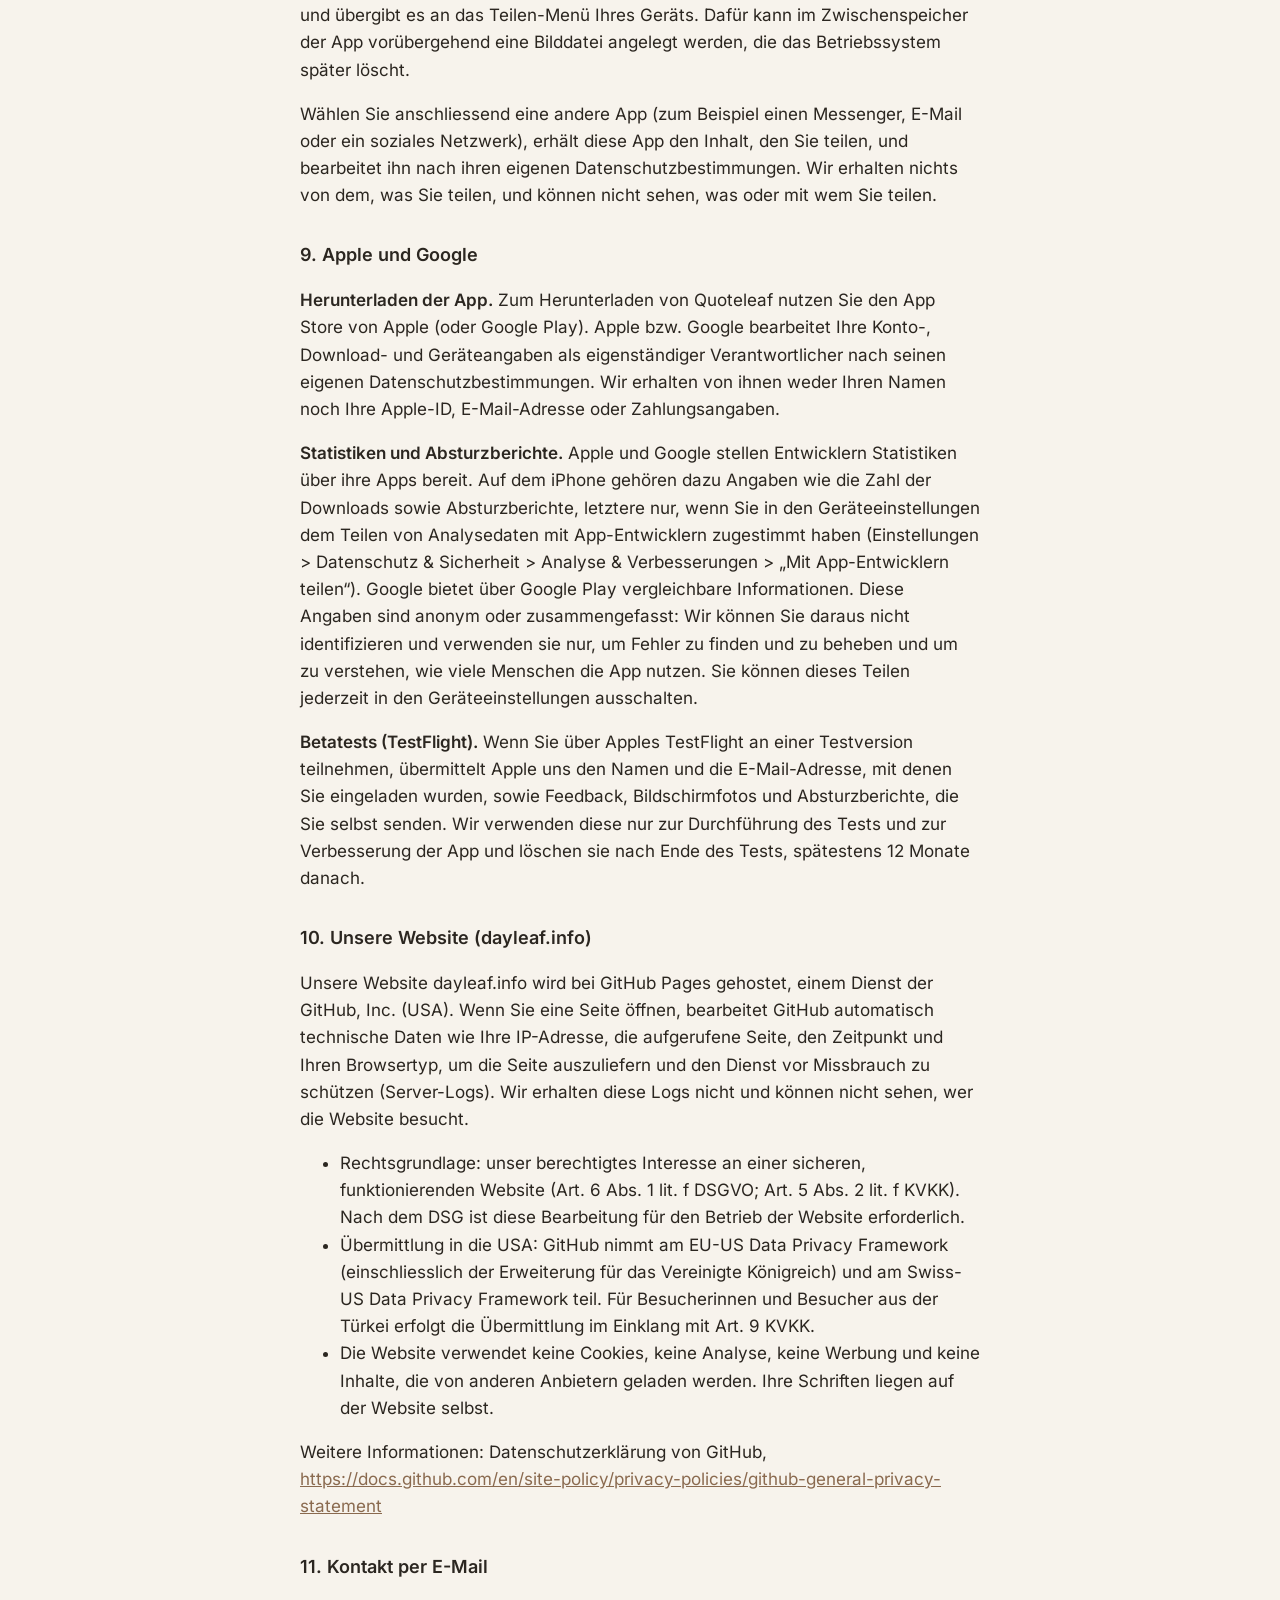
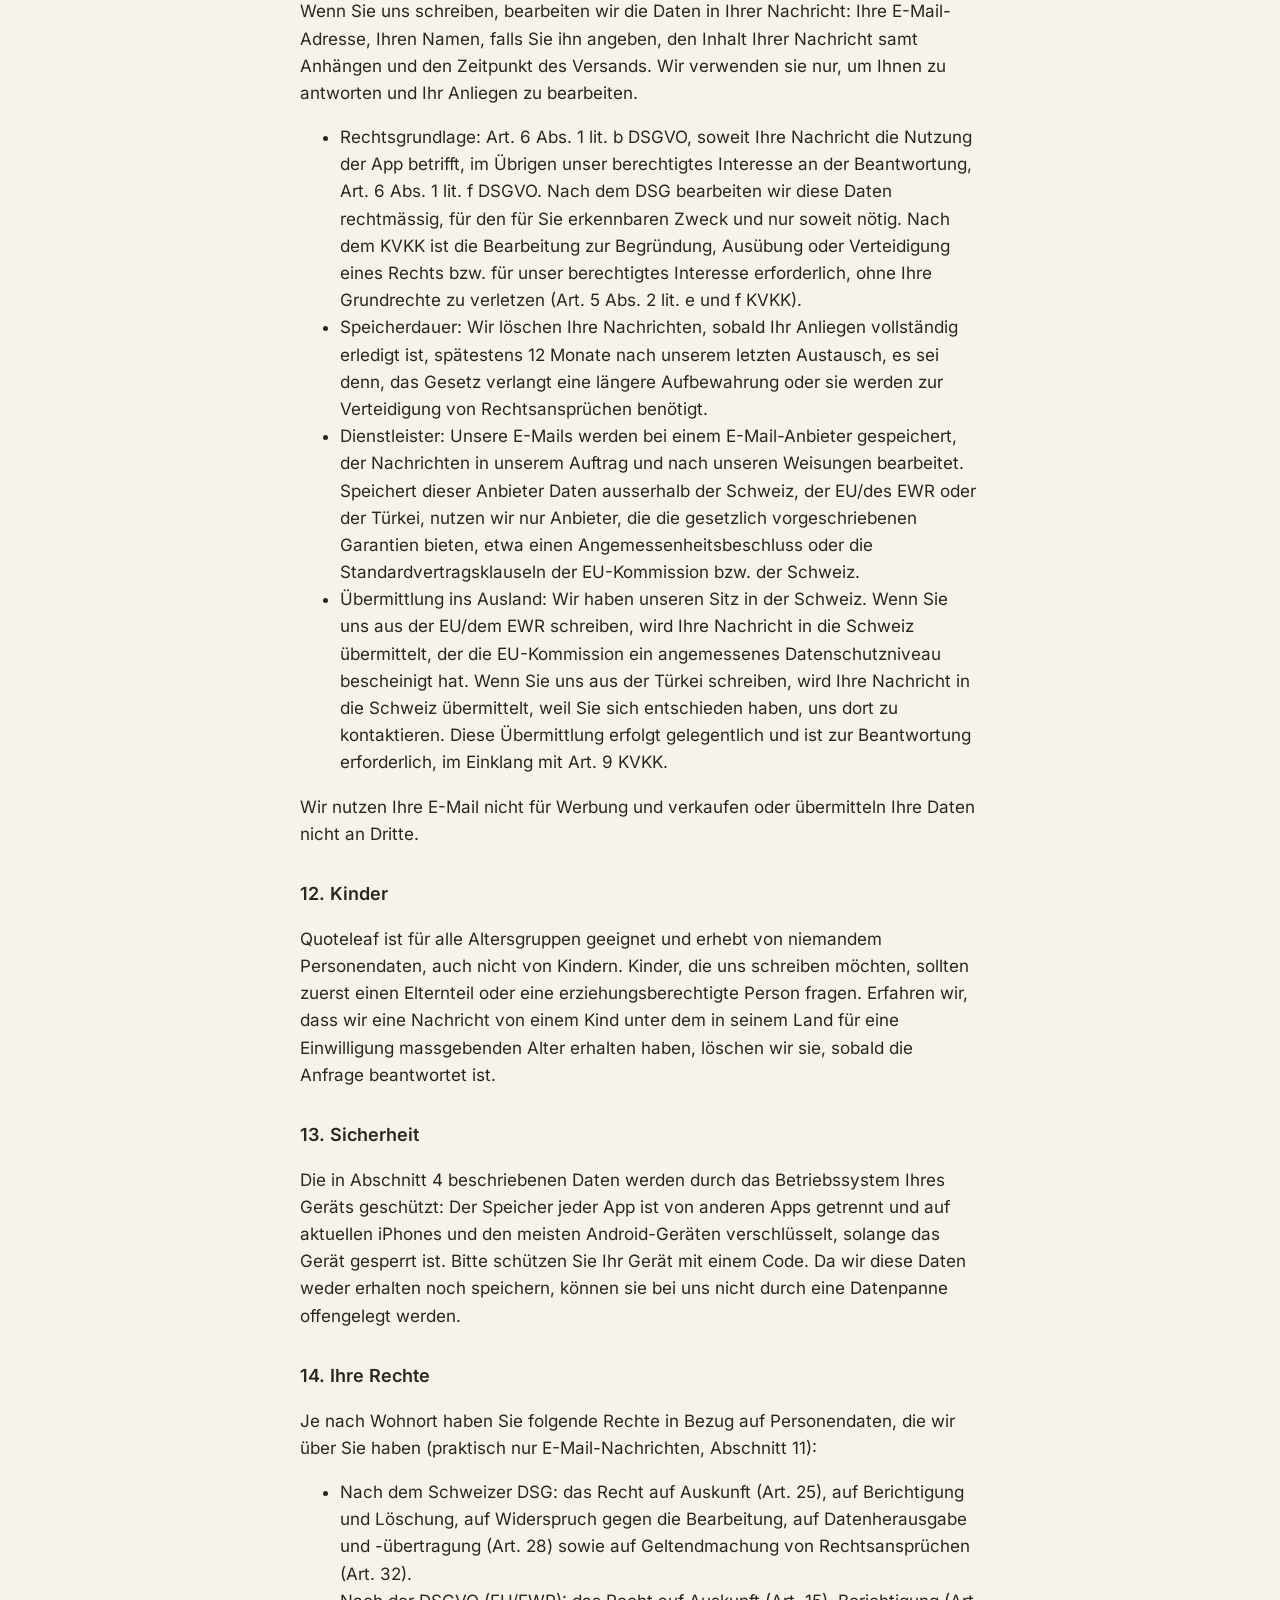
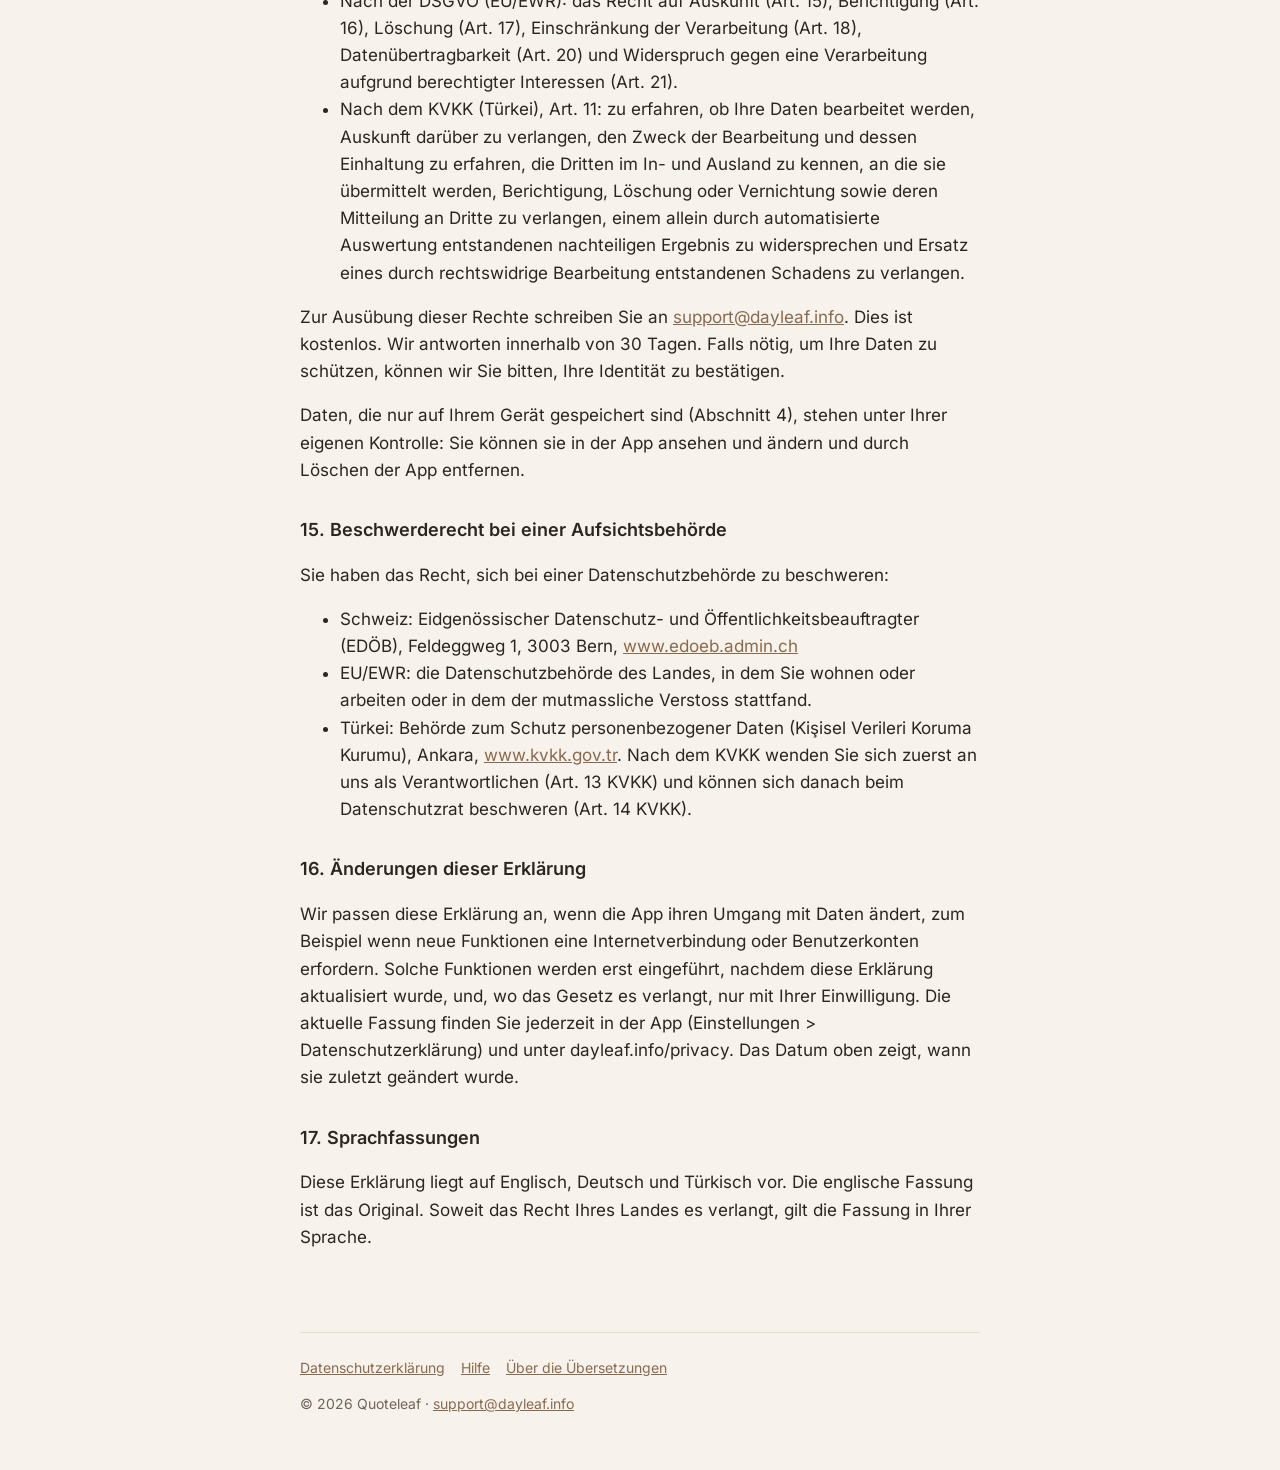
<file: privacy/de/index.html>
<!doctype html>
<html lang="de">
<head>
<meta charset="utf-8">
<meta name="viewport" content="width=device-width, initial-scale=1">
<title>Datenschutzerklärung · Quoteleaf</title>
<meta name="description" content="Datenschutzerklärung">
<link rel="alternate" hreflang="en" href="https://dayleaf.info/privacy/"><link rel="alternate" hreflang="de" href="https://dayleaf.info/privacy/de/"><link rel="alternate" hreflang="tr" href="https://dayleaf.info/privacy/tr/">
<link rel="icon" href="/icon-64.png" type="image/png">
<link rel="apple-touch-icon" href="/icon-180.png">
<link rel="stylesheet" href="/styles.css">
</head>
<body>
<div class="wrap">
<header>
<a class="brand" href="/de/"><img src="/icon-180.png" alt="">Quoteleaf</a>
<nav class="langs" aria-label="Sprache"><a href="/privacy/" hreflang="en">English</a><span>Deutsch</span><a href="/privacy/tr/" hreflang="tr">Türkçe</a></nav>
</header>
<article><h1>Datenschutzerklärung</h1>
<p>Gültig ab: 10. November 2026 · Version 1.0</p>
<h2>1. Zusammenfassung</h2>
<p>Quoteleaf erhebt keine Personendaten. Die App hat keine Benutzerkonten, keine Werbung, keine Analyse-, Tracking- oder Absturzberichts-Werkzeuge und baut keine Verbindung zum Internet auf. Alles, was Sie in der App auswählen oder speichern (Ihre Themen, heiligen Bücher, Favoriten, Erinnerungszeit und Leseposition), bleibt auf Ihrem Gerät. Wir als Entwickler erhalten davon nichts.</p>
<p>Der Rest dieser Erklärung beschreibt dies im Einzelnen, nennt die wenigen Fälle, in denen Daten von anderen (Apple, Google, den Apps, mit denen Sie teilen) oder von uns (nur wenn Sie uns schreiben) bearbeitet werden, und erläutert Ihre Rechte nach Schweizer, EU- und türkischem Datenschutzrecht.</p>
<h2>2. Verantwortlicher</h2>
<p>Die App wird entwickelt und veröffentlicht von:</p>
<p>Ali Yağız Coşkun, Schweiz<br>E-Mail: <a href="mailto:support@dayleaf.info">support@dayleaf.info</a></p>
<p>„Wir“ und „uns“ bezeichnen in dieser Erklärung den oben genannten Entwickler. Nach dem Schweizer Bundesgesetz über den Datenschutz (DSG), der EU-Datenschutz-Grundverordnung (DSGVO) und dem türkischen Datenschutzgesetz Nr. 6698 (KVKK) ist der Entwickler „Verantwortlicher“ (KVKK: „veri sorumlusu“) für die in den Abschnitten 10 und 11 beschriebenen, begrenzten Personendaten. Für alle anderen in dieser Erklärung beschriebenen Daten sind wir nicht Verantwortlicher, weil wir sie nie erhalten und keinen Zugriff darauf haben.</p>
<h2>3. Geltungsbereich</h2>
<p>Diese Erklärung gilt für die App Quoteleaf für iPhone (und, falls veröffentlicht, für Android) in jeder von uns verbreiteten Version für unsere Website dayleaf.info sowie für E-Mails, die Sie uns senden.</p>
<p>Sie gilt nicht für den App Store, Google Play, das Betriebssystem Ihres Geräts oder die Apps, mit denen Sie Inhalte teilen. Diese werden von anderen Unternehmen nach deren eigenen Datenschutzbestimmungen betrieben (siehe Abschnitte 8 und 9).</p>
<h2>4. Daten, die nur auf Ihrem Gerät gespeichert werden</h2>
<p>Damit sie funktioniert, speichert die App folgende Angaben in ihrem privaten Speicher auf Ihrem Gerät (auf dem iPhone im Bereich „UserDefaults“ der App, auf Android im Bereich „SharedPreferences“):</p>
<ul><li>ob Sie die Begrüssungsseiten abgeschlossen haben;</li><li>Sprache und Darstellung der App (hell, dunkel oder automatisch);</li><li>die von Ihnen gewählten Themen und wie oft jedes erscheinen soll;</li><li>die heiligen Bücher, die angezeigt werden sollen (Koran, Bibel, Tora), falls gewählt;</li><li>die Zitate und Verse, die Sie als Favoriten markiert haben;</li><li>einen Verlauf, welches Zitat an welchem Tag angezeigt wurde, damit sich Zitate nicht zu früh wiederholen und Sie frühere Tage ansehen können;</li><li>ob die tägliche Erinnerung eingeschaltet ist und zu welcher Uhrzeit;</li><li>die Seite, die Sie zuletzt im Leser jedes heiligen Buches geöffnet haben.</li></ul>
<p>Diese Angaben werden von der App nie an uns oder an Dritte gesendet. Nur Sie können sie auf Ihrem Gerät sehen oder ändern. Sie bleiben gespeichert, bis Sie sie in der App ändern oder die App löschen. Mit dem Löschen der App werden sie vollständig entfernt, ausser Kopien in Gerätesicherungen (Abschnitt 7).</p>
<p>Ihre Auswahl heiliger Bücher und möglicherweise einzelner Themen könnte Rückschlüsse auf Ihre religiösen oder weltanschaulichen Überzeugungen zulassen. Solche Angaben sind „besonders schützenswerte Personendaten“ nach dem DSG, „besondere Kategorien personenbezogener Daten“ nach Art. 9 DSGVO und „Personendaten besonderer Art“ nach Art. 6 KVKK. Wir haben die App deshalb so gestaltet, dass diese Auswahl Ihr Gerät nie verlässt und von uns nie gesehen wird.</p>
<h2>5. Keine Internetverbindung, keine Werkzeuge Dritter</h2>
<p>Alle Zitate, heiligen Texte, Übersetzungen und Schriften sind in der App enthalten. Die App verbindet sich nicht mit dem Internet, und wir betreiben keinen Server für sie. Sie enthält keine Software Dritter für:</p>
<ul><li>Werbung;</li><li>Analyse oder Nutzungsstatistiken;</li><li>Absturzberichte;</li><li>Anmeldung über soziale Netzwerke oder Tracking;</li><li>Zahlungen.</li></ul>
<p>Die App verwendet weder Ihren Standort, Ihre Kontakte, Fotos, Kamera, Ihr Mikrofon, Gesundheitsdaten noch eine Werbe-Kennung des Geräts (wie Apples IDFA). Sie verfolgt Sie nicht über andere Apps oder Websites hinweg und erstellt kein Profil von Ihnen.</p>
<p>Das Zitat des Tages wird durch eine Berechnung auf Ihrem Gerät ausgewählt, die nur auf dem Datum und den von Ihnen gewählten Themen beruht. Dabei findet keine automatisierte Entscheidung mit rechtlicher oder ähnlich erheblicher Wirkung für Sie statt.</p>
<h2>6. Tägliche Erinnerungen</h2>
<p>Wenn Sie die tägliche Erinnerung einschalten, bittet die App Ihr Gerät um die Erlaubnis, Mitteilungen anzuzeigen. Die Erinnerungen sind „lokale Mitteilungen“: Die App plant sie auf Ihrem Gerät, und sie werden über keinen Server versendet, weder über unseren noch über einen anderen. Damit die Erinnerung zur richtigen Zeit erscheint, liest die App die Zeitzonen-Einstellung Ihres Geräts. Auch das geschieht nur auf dem Gerät.</p>
<p>Sie können die Erinnerungen jederzeit in der App (Einstellungen) oder in den Einstellungen Ihres Geräts ausschalten.</p>
<h2>7. Gerätesicherungen</h2>
<p>Wenn Sie iCloud-Backup, eine Sicherung auf dem Computer oder die Gerätesicherung von Google eingeschaltet haben, kann Ihr Betriebssystem die gespeicherten Einstellungen der App (Abschnitt 4) in diese Sicherung aufnehmen. So werden Ihre Einstellungen und Favoriten bei einer Wiederherstellung oder auf einem neuen Gerät übernommen. Diese Sicherungen werden von Apple oder Google nach deren eigenen Datenschutzbestimmungen und Ihren Kontoeinstellungen bearbeitet. Wir haben darauf keinen Zugriff.</p>
<h2>8. Teilen von Zitaten und Versen</h2>
<p>Wenn Sie auf „Teilen“ tippen, erstellt die App das Bild oder den Text auf Ihrem Gerät und übergibt es an das Teilen-Menü Ihres Geräts. Dafür kann im Zwischenspeicher der App vorübergehend eine Bilddatei angelegt werden, die das Betriebssystem später löscht.</p>
<p>Wählen Sie anschliessend eine andere App (zum Beispiel einen Messenger, E-Mail oder ein soziales Netzwerk), erhält diese App den Inhalt, den Sie teilen, und bearbeitet ihn nach ihren eigenen Datenschutzbestimmungen. Wir erhalten nichts von dem, was Sie teilen, und können nicht sehen, was oder mit wem Sie teilen.</p>
<h2>9. Apple und Google</h2>
<p><strong>Herunterladen der App.</strong> Zum Herunterladen von Quoteleaf nutzen Sie den App Store von Apple (oder Google Play). Apple bzw. Google bearbeitet Ihre Konto-, Download- und Geräteangaben als eigenständiger Verantwortlicher nach seinen eigenen Datenschutzbestimmungen. Wir erhalten von ihnen weder Ihren Namen noch Ihre Apple-ID, E-Mail-Adresse oder Zahlungsangaben.</p>
<p><strong>Statistiken und Absturzberichte.</strong> Apple und Google stellen Entwicklern Statistiken über ihre Apps bereit. Auf dem iPhone gehören dazu Angaben wie die Zahl der Downloads sowie Absturzberichte, letztere nur, wenn Sie in den Geräteeinstellungen dem Teilen von Analysedaten mit App-Entwicklern zugestimmt haben (Einstellungen &gt; Datenschutz &amp; Sicherheit &gt; Analyse &amp; Verbesserungen &gt; „Mit App-Entwicklern teilen“). Google bietet über Google Play vergleichbare Informationen. Diese Angaben sind anonym oder zusammengefasst: Wir können Sie daraus nicht identifizieren und verwenden sie nur, um Fehler zu finden und zu beheben und um zu verstehen, wie viele Menschen die App nutzen. Sie können dieses Teilen jederzeit in den Geräteeinstellungen ausschalten.</p>
<p><strong>Betatests (TestFlight).</strong> Wenn Sie über Apples TestFlight an einer Testversion teilnehmen, übermittelt Apple uns den Namen und die E-Mail-Adresse, mit denen Sie eingeladen wurden, sowie Feedback, Bildschirmfotos und Absturzberichte, die Sie selbst senden. Wir verwenden diese nur zur Durchführung des Tests und zur Verbesserung der App und löschen sie nach Ende des Tests, spätestens 12 Monate danach.</p>
<h2>10. Unsere Website (dayleaf.info)</h2>
<p>Unsere Website dayleaf.info wird bei GitHub Pages gehostet, einem Dienst der GitHub, Inc. (USA). Wenn Sie eine Seite öffnen, bearbeitet GitHub automatisch technische Daten wie Ihre IP-Adresse, die aufgerufene Seite, den Zeitpunkt und Ihren Browsertyp, um die Seite auszuliefern und den Dienst vor Missbrauch zu schützen (Server-Logs). Wir erhalten diese Logs nicht und können nicht sehen, wer die Website besucht.</p>
<ul><li>Rechtsgrundlage: unser berechtigtes Interesse an einer sicheren, funktionierenden Website (Art. 6 Abs. 1 lit. f DSGVO; Art. 5 Abs. 2 lit. f KVKK). Nach dem DSG ist diese Bearbeitung für den Betrieb der Website erforderlich.</li><li>Übermittlung in die USA: GitHub nimmt am EU-US Data Privacy Framework (einschliesslich der Erweiterung für das Vereinigte Königreich) und am Swiss-US Data Privacy Framework teil. Für Besucherinnen und Besucher aus der Türkei erfolgt die Übermittlung im Einklang mit Art. 9 KVKK.</li><li>Die Website verwendet keine Cookies, keine Analyse, keine Werbung und keine Inhalte, die von anderen Anbietern geladen werden. Ihre Schriften liegen auf der Website selbst.</li></ul>
<p>Weitere Informationen: Datenschutzerklärung von GitHub, <a href="https://docs.github.com/en/site-policy/privacy-policies/github-general-privacy-statement">https://docs.github.com/en/site-policy/privacy-policies/github-general-privacy-statement</a></p>
<h2>11. Kontakt per E-Mail</h2>
<p>Wenn Sie uns schreiben, bearbeiten wir die Daten in Ihrer Nachricht: Ihre E-Mail-Adresse, Ihren Namen, falls Sie ihn angeben, den Inhalt Ihrer Nachricht samt Anhängen und den Zeitpunkt des Versands. Wir verwenden sie nur, um Ihnen zu antworten und Ihr Anliegen zu bearbeiten.</p>
<ul><li>Rechtsgrundlage: Art. 6 Abs. 1 lit. b DSGVO, soweit Ihre Nachricht die Nutzung der App betrifft, im Übrigen unser berechtigtes Interesse an der Beantwortung, Art. 6 Abs. 1 lit. f DSGVO. Nach dem DSG bearbeiten wir diese Daten rechtmässig, für den für Sie erkennbaren Zweck und nur soweit nötig. Nach dem KVKK ist die Bearbeitung zur Begründung, Ausübung oder Verteidigung eines Rechts bzw. für unser berechtigtes Interesse erforderlich, ohne Ihre Grundrechte zu verletzen (Art. 5 Abs. 2 lit. e und f KVKK).</li><li>Speicherdauer: Wir löschen Ihre Nachrichten, sobald Ihr Anliegen vollständig erledigt ist, spätestens 12 Monate nach unserem letzten Austausch, es sei denn, das Gesetz verlangt eine längere Aufbewahrung oder sie werden zur Verteidigung von Rechtsansprüchen benötigt.</li><li>Dienstleister: Unsere E-Mails werden bei einem E-Mail-Anbieter gespeichert, der Nachrichten in unserem Auftrag und nach unseren Weisungen bearbeitet. Speichert dieser Anbieter Daten ausserhalb der Schweiz, der EU/des EWR oder der Türkei, nutzen wir nur Anbieter, die die gesetzlich vorgeschriebenen Garantien bieten, etwa einen Angemessenheitsbeschluss oder die Standardvertragsklauseln der EU-Kommission bzw. der Schweiz.</li><li>Übermittlung ins Ausland: Wir haben unseren Sitz in der Schweiz. Wenn Sie uns aus der EU/dem EWR schreiben, wird Ihre Nachricht in die Schweiz übermittelt, der die EU-Kommission ein angemessenes Datenschutzniveau bescheinigt hat. Wenn Sie uns aus der Türkei schreiben, wird Ihre Nachricht in die Schweiz übermittelt, weil Sie sich entschieden haben, uns dort zu kontaktieren. Diese Übermittlung erfolgt gelegentlich und ist zur Beantwortung erforderlich, im Einklang mit Art. 9 KVKK.</li></ul>
<p>Wir nutzen Ihre E-Mail nicht für Werbung und verkaufen oder übermitteln Ihre Daten nicht an Dritte.</p>
<h2>12. Kinder</h2>
<p>Quoteleaf ist für alle Altersgruppen geeignet und erhebt von niemandem Personendaten, auch nicht von Kindern. Kinder, die uns schreiben möchten, sollten zuerst einen Elternteil oder eine erziehungsberechtigte Person fragen. Erfahren wir, dass wir eine Nachricht von einem Kind unter dem in seinem Land für eine Einwilligung massgebenden Alter erhalten haben, löschen wir sie, sobald die Anfrage beantwortet ist.</p>
<h2>13. Sicherheit</h2>
<p>Die in Abschnitt 4 beschriebenen Daten werden durch das Betriebssystem Ihres Geräts geschützt: Der Speicher jeder App ist von anderen Apps getrennt und auf aktuellen iPhones und den meisten Android-Geräten verschlüsselt, solange das Gerät gesperrt ist. Bitte schützen Sie Ihr Gerät mit einem Code. Da wir diese Daten weder erhalten noch speichern, können sie bei uns nicht durch eine Datenpanne offengelegt werden.</p>
<h2>14. Ihre Rechte</h2>
<p>Je nach Wohnort haben Sie folgende Rechte in Bezug auf Personendaten, die wir über Sie haben (praktisch nur E-Mail-Nachrichten, Abschnitt 11):</p>
<ul><li>Nach dem Schweizer DSG: das Recht auf Auskunft (Art. 25), auf Berichtigung und Löschung, auf Widerspruch gegen die Bearbeitung, auf Datenherausgabe und -übertragung (Art. 28) sowie auf Geltendmachung von Rechtsansprüchen (Art. 32).</li><li>Nach der DSGVO (EU/EWR): das Recht auf Auskunft (Art. 15), Berichtigung (Art. 16), Löschung (Art. 17), Einschränkung der Verarbeitung (Art. 18), Datenübertragbarkeit (Art. 20) und Widerspruch gegen eine Verarbeitung aufgrund berechtigter Interessen (Art. 21).</li><li>Nach dem KVKK (Türkei), Art. 11: zu erfahren, ob Ihre Daten bearbeitet werden, Auskunft darüber zu verlangen, den Zweck der Bearbeitung und dessen Einhaltung zu erfahren, die Dritten im In- und Ausland zu kennen, an die sie übermittelt werden, Berichtigung, Löschung oder Vernichtung sowie deren Mitteilung an Dritte zu verlangen, einem allein durch automatisierte Auswertung entstandenen nachteiligen Ergebnis zu widersprechen und Ersatz eines durch rechtswidrige Bearbeitung entstandenen Schadens zu verlangen.</li></ul>
<p>Zur Ausübung dieser Rechte schreiben Sie an <a href="mailto:support@dayleaf.info">support@dayleaf.info</a>. Dies ist kostenlos. Wir antworten innerhalb von 30 Tagen. Falls nötig, um Ihre Daten zu schützen, können wir Sie bitten, Ihre Identität zu bestätigen.</p>
<p>Daten, die nur auf Ihrem Gerät gespeichert sind (Abschnitt 4), stehen unter Ihrer eigenen Kontrolle: Sie können sie in der App ansehen und ändern und durch Löschen der App entfernen.</p>
<h2>15. Beschwerderecht bei einer Aufsichtsbehörde</h2>
<p>Sie haben das Recht, sich bei einer Datenschutzbehörde zu beschweren:</p>
<ul><li>Schweiz: Eidgenössischer Datenschutz- und Öffentlichkeitsbeauftragter (EDÖB), Feldeggweg 1, 3003 Bern, <a href="https://www.edoeb.admin.ch">www.edoeb.admin.ch</a></li><li>EU/EWR: die Datenschutzbehörde des Landes, in dem Sie wohnen oder arbeiten oder in dem der mutmassliche Verstoss stattfand.</li><li>Türkei: Behörde zum Schutz personenbezogener Daten (Kişisel Verileri Koruma Kurumu), Ankara, <a href="https://www.kvkk.gov.tr">www.kvkk.gov.tr</a>. Nach dem KVKK wenden Sie sich zuerst an uns als Verantwortlichen (Art. 13 KVKK) und können sich danach beim Datenschutzrat beschweren (Art. 14 KVKK).</li></ul>
<h2>16. Änderungen dieser Erklärung</h2>
<p>Wir passen diese Erklärung an, wenn die App ihren Umgang mit Daten ändert, zum Beispiel wenn neue Funktionen eine Internetverbindung oder Benutzerkonten erfordern. Solche Funktionen werden erst eingeführt, nachdem diese Erklärung aktualisiert wurde, und, wo das Gesetz es verlangt, nur mit Ihrer Einwilligung. Die aktuelle Fassung finden Sie jederzeit in der App (Einstellungen &gt; Datenschutzerklärung) und unter dayleaf.info/privacy. Das Datum oben zeigt, wann sie zuletzt geändert wurde.</p>
<h2>17. Sprachfassungen</h2>
<p>Diese Erklärung liegt auf Englisch, Deutsch und Türkisch vor. Die englische Fassung ist das Original. Soweit das Recht Ihres Landes es verlangt, gilt die Fassung in Ihrer Sprache.</p></article>
<footer>
<a href="/privacy/de/">Datenschutzerklärung</a><a href="/support/de/">Hilfe</a><a href="/translations/de/">Über die Übersetzungen</a>
<p>© 2026 Quoteleaf · <a href="mailto:support@dayleaf.info">support@dayleaf.info</a></p>
</footer>
</div>
</body>
</html>
</file>
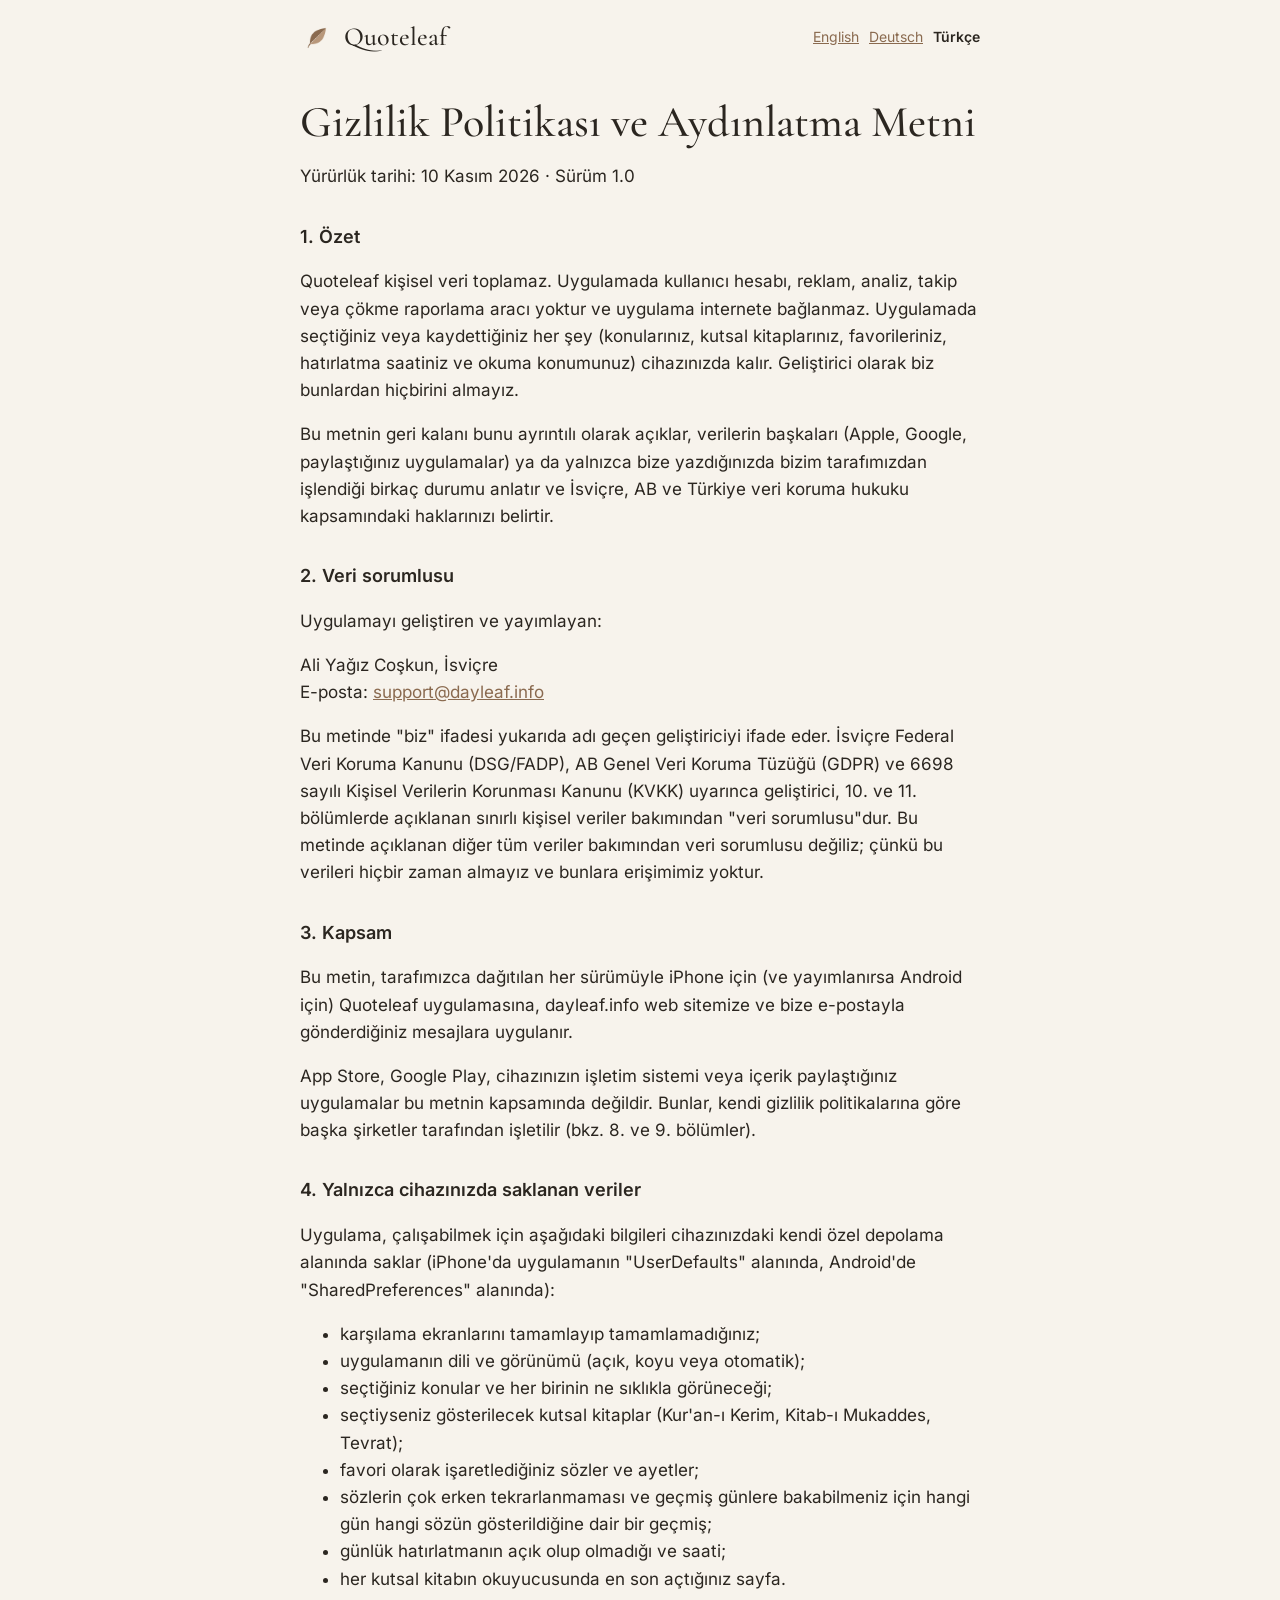
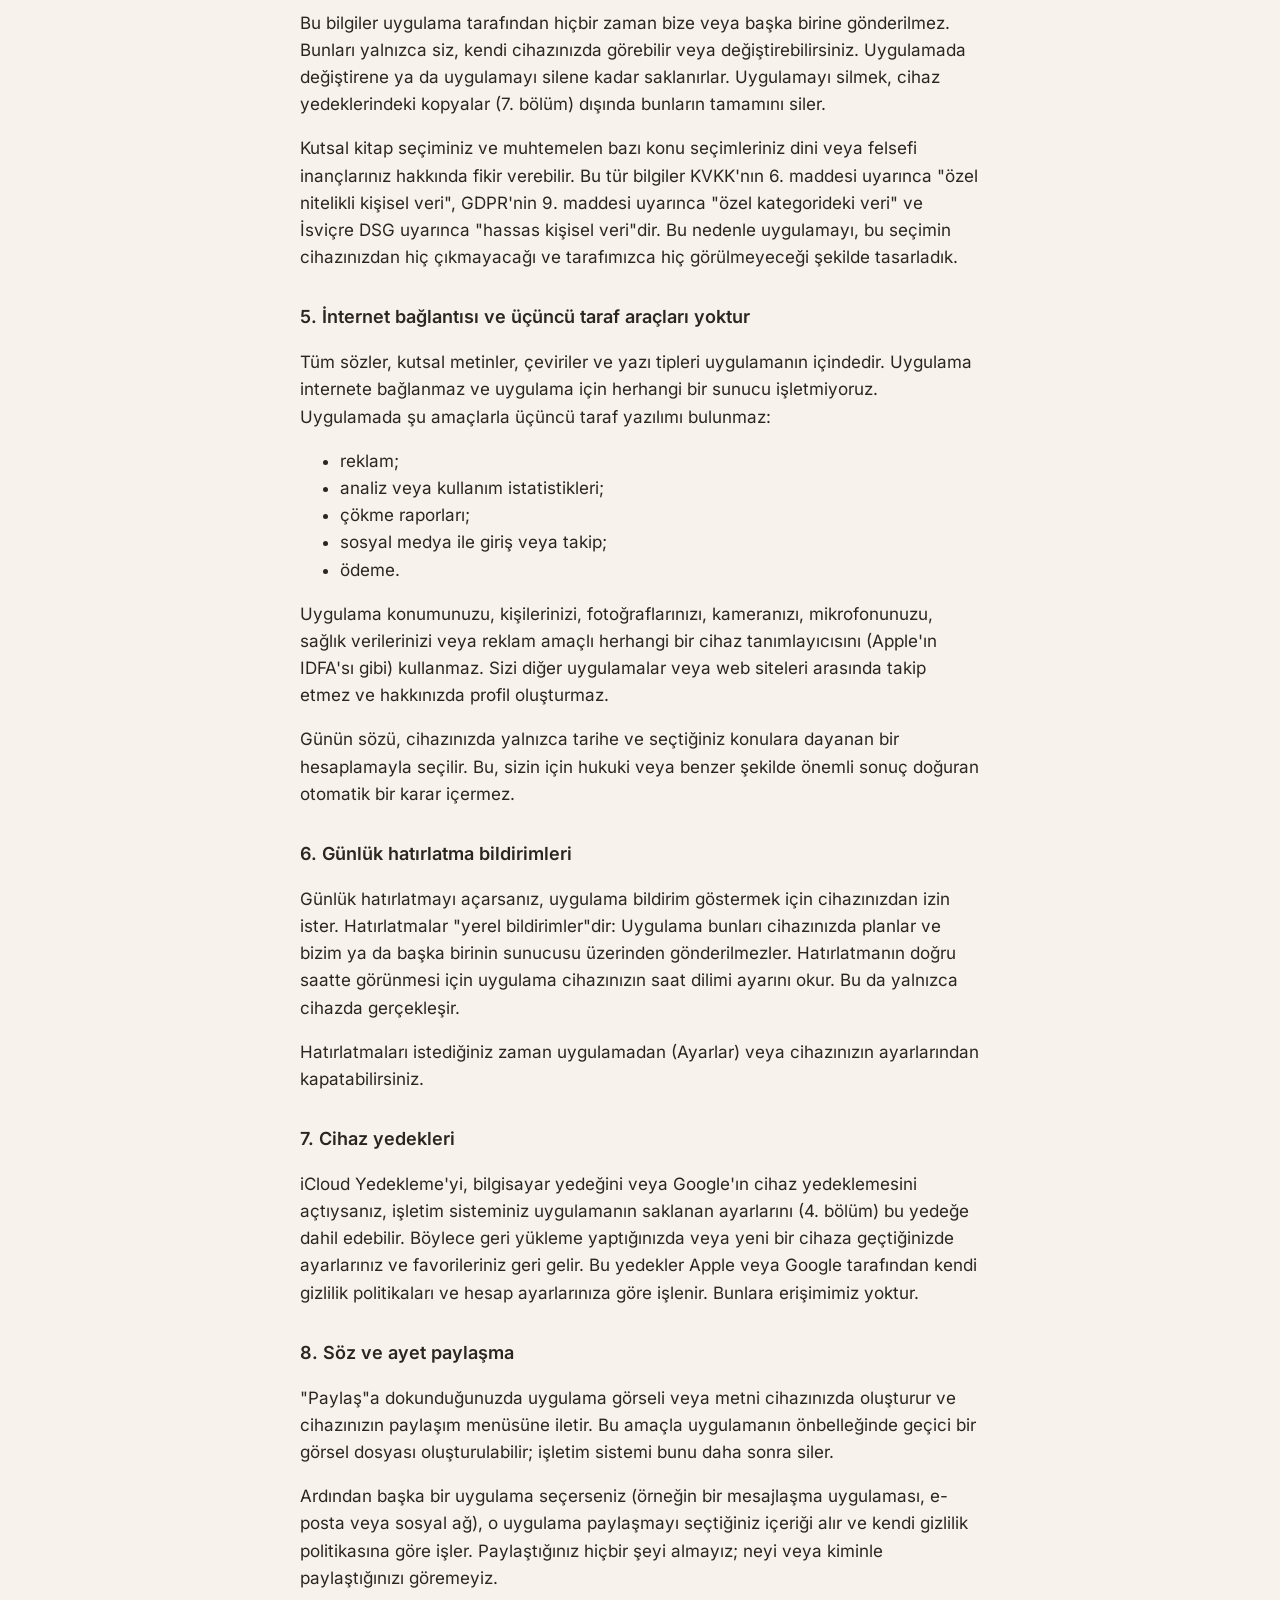
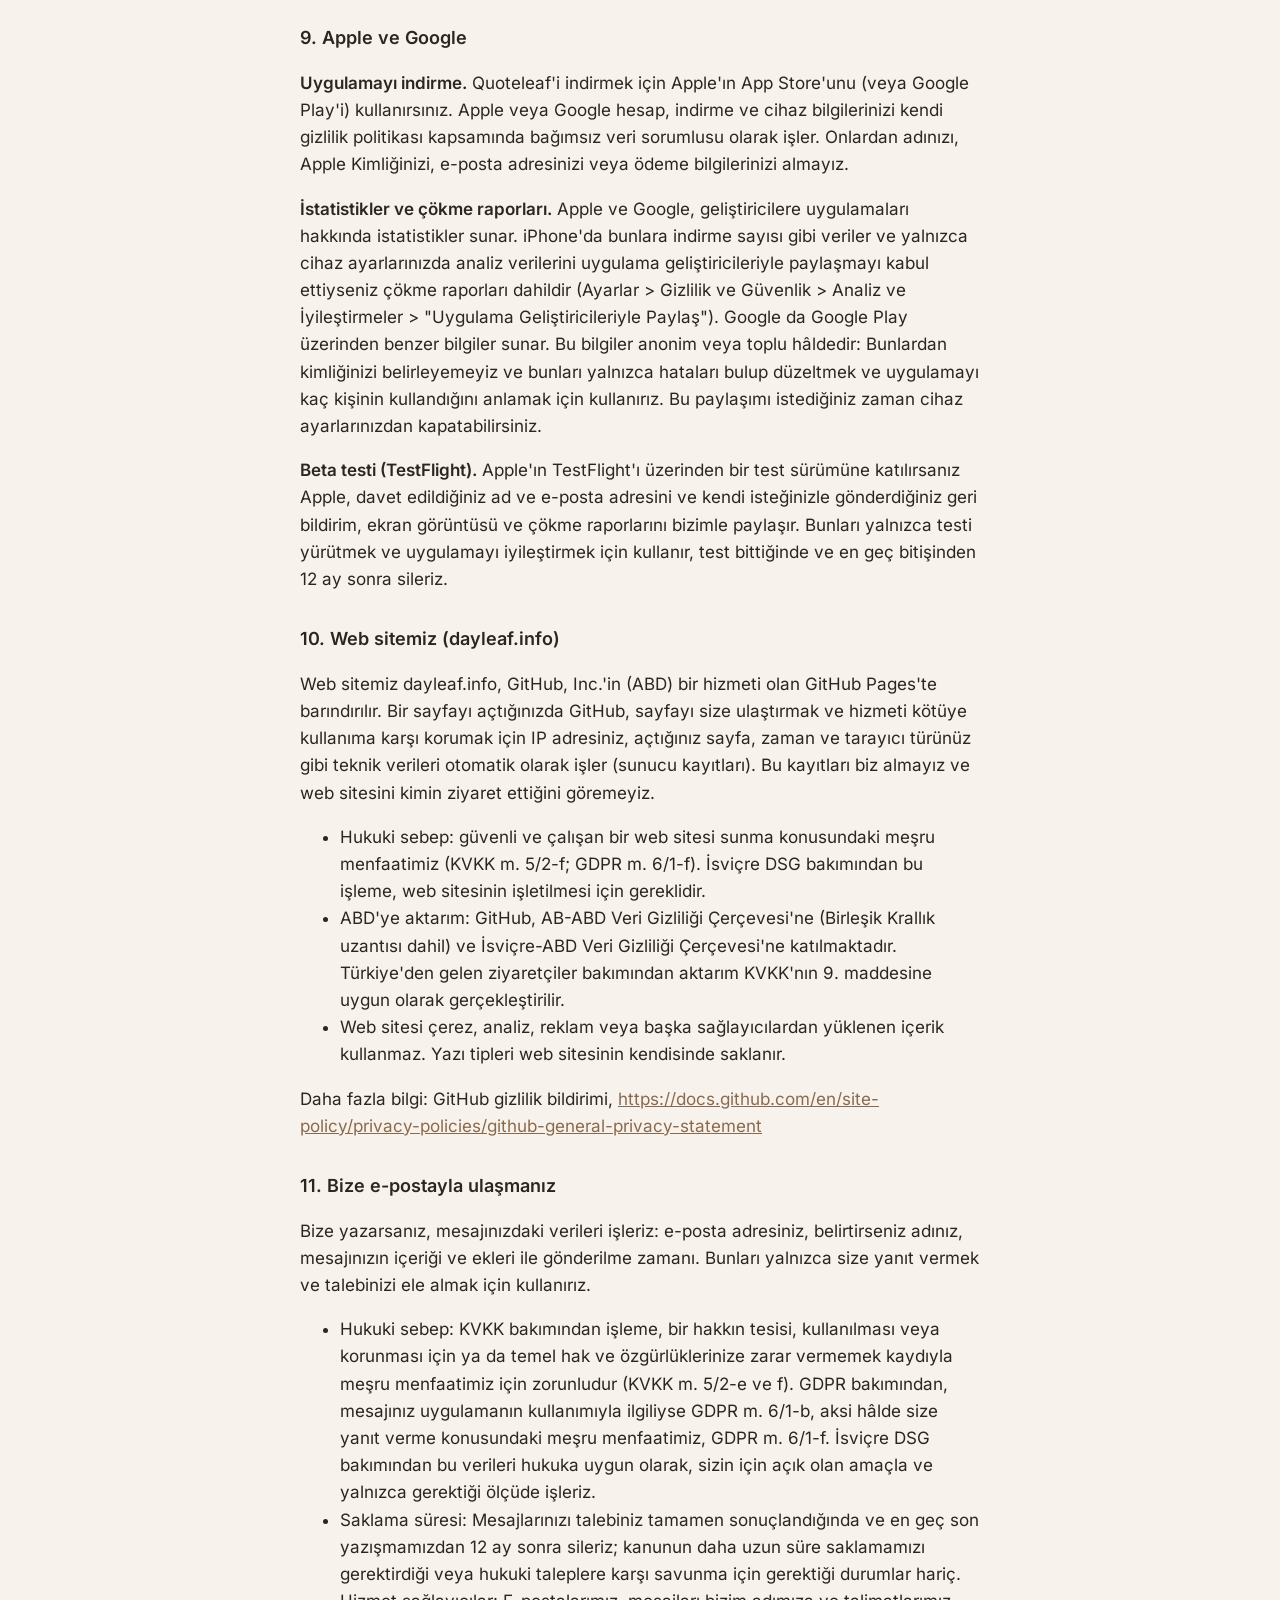
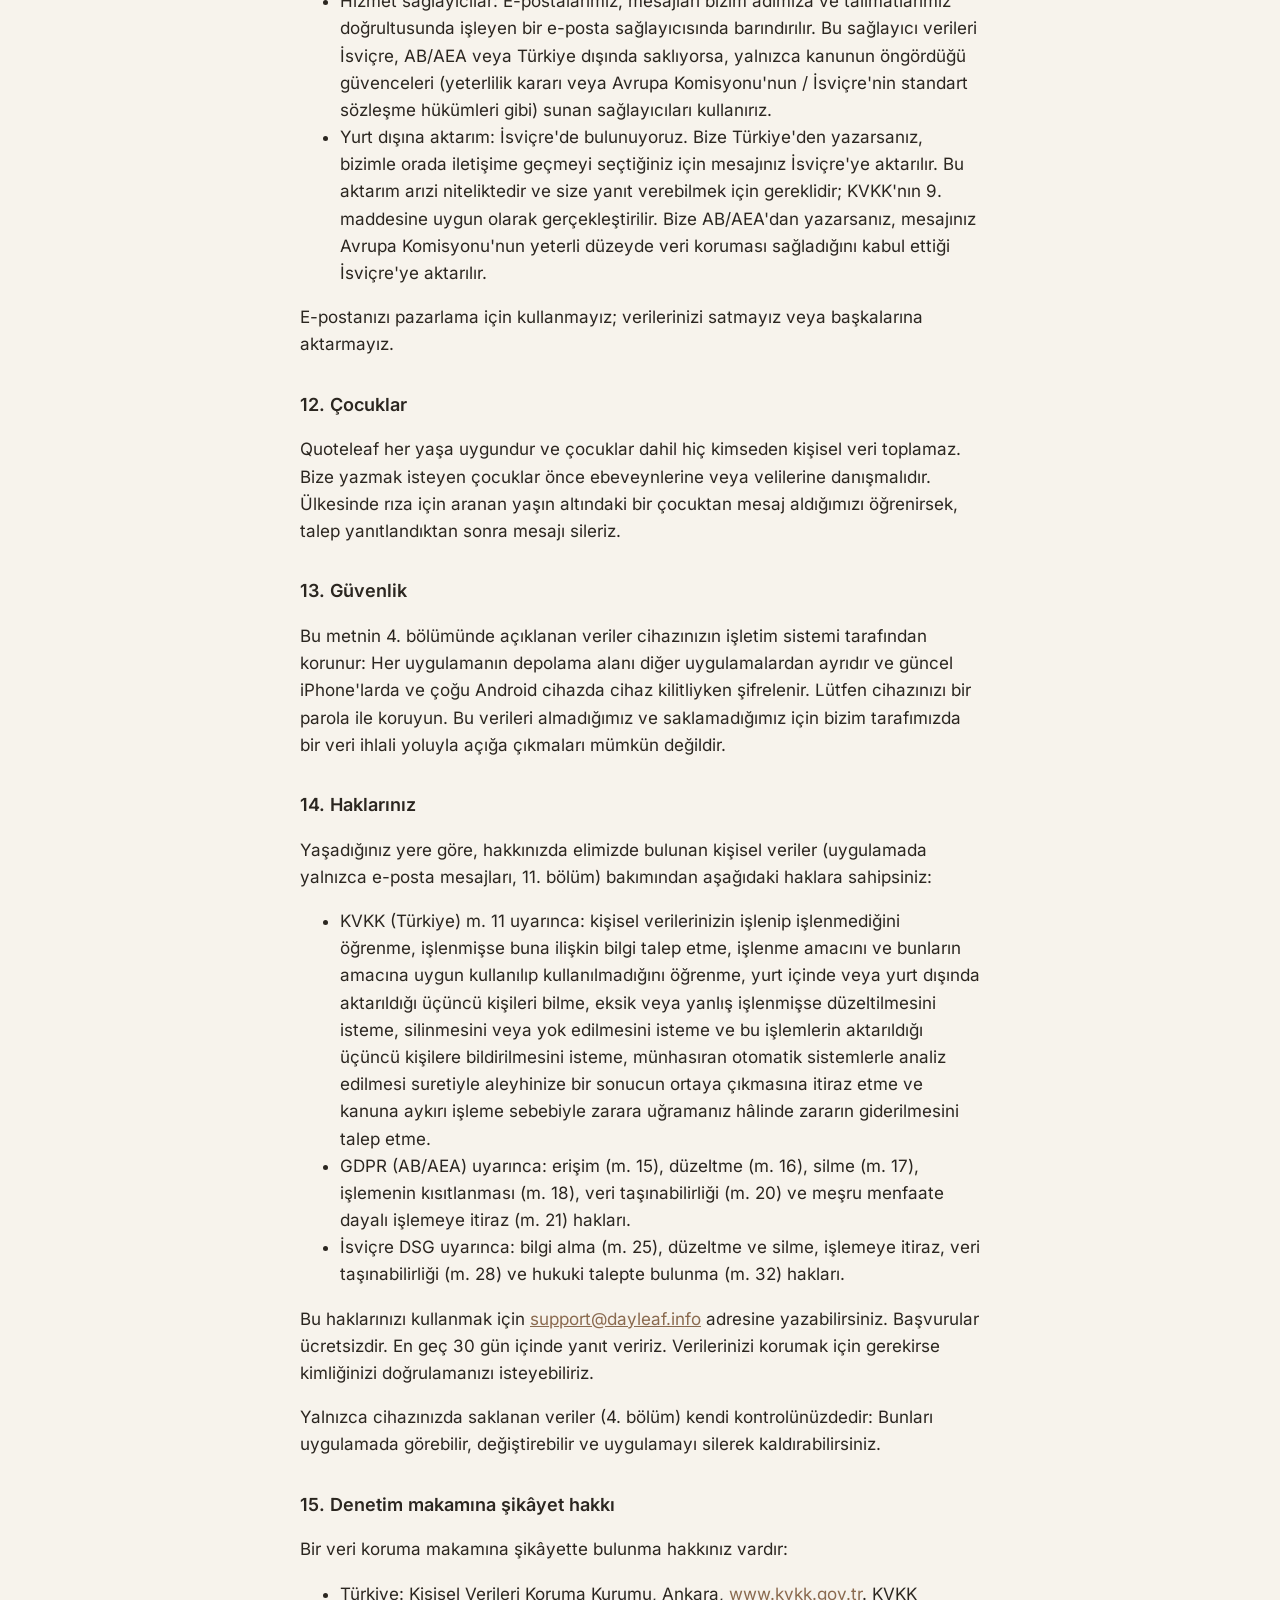
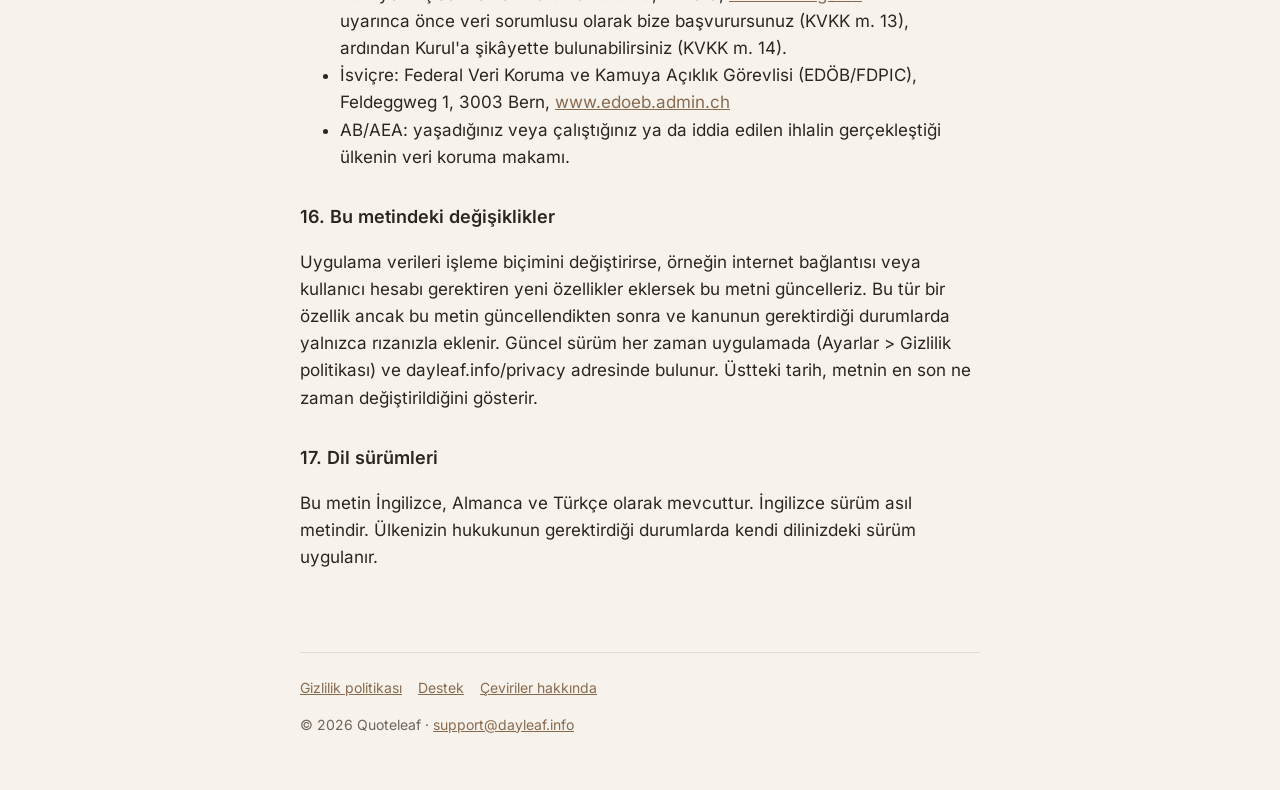
<file: privacy/tr/index.html>
<!doctype html>
<html lang="tr">
<head>
<meta charset="utf-8">
<meta name="viewport" content="width=device-width, initial-scale=1">
<title>Gizlilik politikası · Quoteleaf</title>
<meta name="description" content="Gizlilik politikası">
<link rel="alternate" hreflang="en" href="https://dayleaf.info/privacy/"><link rel="alternate" hreflang="de" href="https://dayleaf.info/privacy/de/"><link rel="alternate" hreflang="tr" href="https://dayleaf.info/privacy/tr/">
<link rel="icon" href="/icon-64.png" type="image/png">
<link rel="apple-touch-icon" href="/icon-180.png">
<link rel="stylesheet" href="/styles.css">
</head>
<body>
<div class="wrap">
<header>
<a class="brand" href="/tr/"><img src="/icon-180.png" alt="">Quoteleaf</a>
<nav class="langs" aria-label="Dil"><a href="/privacy/" hreflang="en">English</a><a href="/privacy/de/" hreflang="de">Deutsch</a><span>Türkçe</span></nav>
</header>
<article><h1>Gizlilik Politikası ve Aydınlatma Metni</h1>
<p>Yürürlük tarihi: 10 Kasım 2026 · Sürüm 1.0</p>
<h2>1. Özet</h2>
<p>Quoteleaf kişisel veri toplamaz. Uygulamada kullanıcı hesabı, reklam, analiz, takip veya çökme raporlama aracı yoktur ve uygulama internete bağlanmaz. Uygulamada seçtiğiniz veya kaydettiğiniz her şey (konularınız, kutsal kitaplarınız, favorileriniz, hatırlatma saatiniz ve okuma konumunuz) cihazınızda kalır. Geliştirici olarak biz bunlardan hiçbirini almayız.</p>
<p>Bu metnin geri kalanı bunu ayrıntılı olarak açıklar, verilerin başkaları (Apple, Google, paylaştığınız uygulamalar) ya da yalnızca bize yazdığınızda bizim tarafımızdan işlendiği birkaç durumu anlatır ve İsviçre, AB ve Türkiye veri koruma hukuku kapsamındaki haklarınızı belirtir.</p>
<h2>2. Veri sorumlusu</h2>
<p>Uygulamayı geliştiren ve yayımlayan:</p>
<p>Ali Yağız Coşkun, İsviçre<br>E-posta: <a href="mailto:support@dayleaf.info">support@dayleaf.info</a></p>
<p>Bu metinde "biz" ifadesi yukarıda adı geçen geliştiriciyi ifade eder. İsviçre Federal Veri Koruma Kanunu (DSG/FADP), AB Genel Veri Koruma Tüzüğü (GDPR) ve 6698 sayılı Kişisel Verilerin Korunması Kanunu (KVKK) uyarınca geliştirici, 10. ve 11. bölümlerde açıklanan sınırlı kişisel veriler bakımından "veri sorumlusu"dur. Bu metinde açıklanan diğer tüm veriler bakımından veri sorumlusu değiliz; çünkü bu verileri hiçbir zaman almayız ve bunlara erişimimiz yoktur.</p>
<h2>3. Kapsam</h2>
<p>Bu metin, tarafımızca dağıtılan her sürümüyle iPhone için (ve yayımlanırsa Android için) Quoteleaf uygulamasına, dayleaf.info web sitemize ve bize e-postayla gönderdiğiniz mesajlara uygulanır.</p>
<p>App Store, Google Play, cihazınızın işletim sistemi veya içerik paylaştığınız uygulamalar bu metnin kapsamında değildir. Bunlar, kendi gizlilik politikalarına göre başka şirketler tarafından işletilir (bkz. 8. ve 9. bölümler).</p>
<h2>4. Yalnızca cihazınızda saklanan veriler</h2>
<p>Uygulama, çalışabilmek için aşağıdaki bilgileri cihazınızdaki kendi özel depolama alanında saklar (iPhone'da uygulamanın "UserDefaults" alanında, Android'de "SharedPreferences" alanında):</p>
<ul><li>karşılama ekranlarını tamamlayıp tamamlamadığınız;</li><li>uygulamanın dili ve görünümü (açık, koyu veya otomatik);</li><li>seçtiğiniz konular ve her birinin ne sıklıkla görüneceği;</li><li>seçtiyseniz gösterilecek kutsal kitaplar (Kur'an-ı Kerim, Kitab-ı Mukaddes, Tevrat);</li><li>favori olarak işaretlediğiniz sözler ve ayetler;</li><li>sözlerin çok erken tekrarlanmaması ve geçmiş günlere bakabilmeniz için hangi gün hangi sözün gösterildiğine dair bir geçmiş;</li><li>günlük hatırlatmanın açık olup olmadığı ve saati;</li><li>her kutsal kitabın okuyucusunda en son açtığınız sayfa.</li></ul>
<p>Bu bilgiler uygulama tarafından hiçbir zaman bize veya başka birine gönderilmez. Bunları yalnızca siz, kendi cihazınızda görebilir veya değiştirebilirsiniz. Uygulamada değiştirene ya da uygulamayı silene kadar saklanırlar. Uygulamayı silmek, cihaz yedeklerindeki kopyalar (7. bölüm) dışında bunların tamamını siler.</p>
<p>Kutsal kitap seçiminiz ve muhtemelen bazı konu seçimleriniz dini veya felsefi inançlarınız hakkında fikir verebilir. Bu tür bilgiler KVKK'nın 6. maddesi uyarınca "özel nitelikli kişisel veri", GDPR'nin 9. maddesi uyarınca "özel kategorideki veri" ve İsviçre DSG uyarınca "hassas kişisel veri"dir. Bu nedenle uygulamayı, bu seçimin cihazınızdan hiç çıkmayacağı ve tarafımızca hiç görülmeyeceği şekilde tasarladık.</p>
<h2>5. İnternet bağlantısı ve üçüncü taraf araçları yoktur</h2>
<p>Tüm sözler, kutsal metinler, çeviriler ve yazı tipleri uygulamanın içindedir. Uygulama internete bağlanmaz ve uygulama için herhangi bir sunucu işletmiyoruz. Uygulamada şu amaçlarla üçüncü taraf yazılımı bulunmaz:</p>
<ul><li>reklam;</li><li>analiz veya kullanım istatistikleri;</li><li>çökme raporları;</li><li>sosyal medya ile giriş veya takip;</li><li>ödeme.</li></ul>
<p>Uygulama konumunuzu, kişilerinizi, fotoğraflarınızı, kameranızı, mikrofonunuzu, sağlık verilerinizi veya reklam amaçlı herhangi bir cihaz tanımlayıcısını (Apple'ın IDFA'sı gibi) kullanmaz. Sizi diğer uygulamalar veya web siteleri arasında takip etmez ve hakkınızda profil oluşturmaz.</p>
<p>Günün sözü, cihazınızda yalnızca tarihe ve seçtiğiniz konulara dayanan bir hesaplamayla seçilir. Bu, sizin için hukuki veya benzer şekilde önemli sonuç doğuran otomatik bir karar içermez.</p>
<h2>6. Günlük hatırlatma bildirimleri</h2>
<p>Günlük hatırlatmayı açarsanız, uygulama bildirim göstermek için cihazınızdan izin ister. Hatırlatmalar "yerel bildirimler"dir: Uygulama bunları cihazınızda planlar ve bizim ya da başka birinin sunucusu üzerinden gönderilmezler. Hatırlatmanın doğru saatte görünmesi için uygulama cihazınızın saat dilimi ayarını okur. Bu da yalnızca cihazda gerçekleşir.</p>
<p>Hatırlatmaları istediğiniz zaman uygulamadan (Ayarlar) veya cihazınızın ayarlarından kapatabilirsiniz.</p>
<h2>7. Cihaz yedekleri</h2>
<p>iCloud Yedekleme'yi, bilgisayar yedeğini veya Google'ın cihaz yedeklemesini açtıysanız, işletim sisteminiz uygulamanın saklanan ayarlarını (4. bölüm) bu yedeğe dahil edebilir. Böylece geri yükleme yaptığınızda veya yeni bir cihaza geçtiğinizde ayarlarınız ve favorileriniz geri gelir. Bu yedekler Apple veya Google tarafından kendi gizlilik politikaları ve hesap ayarlarınıza göre işlenir. Bunlara erişimimiz yoktur.</p>
<h2>8. Söz ve ayet paylaşma</h2>
<p>"Paylaş"a dokunduğunuzda uygulama görseli veya metni cihazınızda oluşturur ve cihazınızın paylaşım menüsüne iletir. Bu amaçla uygulamanın önbelleğinde geçici bir görsel dosyası oluşturulabilir; işletim sistemi bunu daha sonra siler.</p>
<p>Ardından başka bir uygulama seçerseniz (örneğin bir mesajlaşma uygulaması, e-posta veya sosyal ağ), o uygulama paylaşmayı seçtiğiniz içeriği alır ve kendi gizlilik politikasına göre işler. Paylaştığınız hiçbir şeyi almayız; neyi veya kiminle paylaştığınızı göremeyiz.</p>
<h2>9. Apple ve Google</h2>
<p><strong>Uygulamayı indirme.</strong> Quoteleaf'i indirmek için Apple'ın App Store'unu (veya Google Play'i) kullanırsınız. Apple veya Google hesap, indirme ve cihaz bilgilerinizi kendi gizlilik politikası kapsamında bağımsız veri sorumlusu olarak işler. Onlardan adınızı, Apple Kimliğinizi, e-posta adresinizi veya ödeme bilgilerinizi almayız.</p>
<p><strong>İstatistikler ve çökme raporları.</strong> Apple ve Google, geliştiricilere uygulamaları hakkında istatistikler sunar. iPhone'da bunlara indirme sayısı gibi veriler ve yalnızca cihaz ayarlarınızda analiz verilerini uygulama geliştiricileriyle paylaşmayı kabul ettiyseniz çökme raporları dahildir (Ayarlar &gt; Gizlilik ve Güvenlik &gt; Analiz ve İyileştirmeler &gt; "Uygulama Geliştiricileriyle Paylaş"). Google da Google Play üzerinden benzer bilgiler sunar. Bu bilgiler anonim veya toplu hâldedir: Bunlardan kimliğinizi belirleyemeyiz ve bunları yalnızca hataları bulup düzeltmek ve uygulamayı kaç kişinin kullandığını anlamak için kullanırız. Bu paylaşımı istediğiniz zaman cihaz ayarlarınızdan kapatabilirsiniz.</p>
<p><strong>Beta testi (TestFlight).</strong> Apple'ın TestFlight'ı üzerinden bir test sürümüne katılırsanız Apple, davet edildiğiniz ad ve e-posta adresini ve kendi isteğinizle gönderdiğiniz geri bildirim, ekran görüntüsü ve çökme raporlarını bizimle paylaşır. Bunları yalnızca testi yürütmek ve uygulamayı iyileştirmek için kullanır, test bittiğinde ve en geç bitişinden 12 ay sonra sileriz.</p>
<h2>10. Web sitemiz (dayleaf.info)</h2>
<p>Web sitemiz dayleaf.info, GitHub, Inc.'in (ABD) bir hizmeti olan GitHub Pages'te barındırılır. Bir sayfayı açtığınızda GitHub, sayfayı size ulaştırmak ve hizmeti kötüye kullanıma karşı korumak için IP adresiniz, açtığınız sayfa, zaman ve tarayıcı türünüz gibi teknik verileri otomatik olarak işler (sunucu kayıtları). Bu kayıtları biz almayız ve web sitesini kimin ziyaret ettiğini göremeyiz.</p>
<ul><li>Hukuki sebep: güvenli ve çalışan bir web sitesi sunma konusundaki meşru menfaatimiz (KVKK m. 5/2-f; GDPR m. 6/1-f). İsviçre DSG bakımından bu işleme, web sitesinin işletilmesi için gereklidir.</li><li>ABD'ye aktarım: GitHub, AB-ABD Veri Gizliliği Çerçevesi'ne (Birleşik Krallık uzantısı dahil) ve İsviçre-ABD Veri Gizliliği Çerçevesi'ne katılmaktadır. Türkiye'den gelen ziyaretçiler bakımından aktarım KVKK'nın 9. maddesine uygun olarak gerçekleştirilir.</li><li>Web sitesi çerez, analiz, reklam veya başka sağlayıcılardan yüklenen içerik kullanmaz. Yazı tipleri web sitesinin kendisinde saklanır.</li></ul>
<p>Daha fazla bilgi: GitHub gizlilik bildirimi, <a href="https://docs.github.com/en/site-policy/privacy-policies/github-general-privacy-statement">https://docs.github.com/en/site-policy/privacy-policies/github-general-privacy-statement</a></p>
<h2>11. Bize e-postayla ulaşmanız</h2>
<p>Bize yazarsanız, mesajınızdaki verileri işleriz: e-posta adresiniz, belirtirseniz adınız, mesajınızın içeriği ve ekleri ile gönderilme zamanı. Bunları yalnızca size yanıt vermek ve talebinizi ele almak için kullanırız.</p>
<ul><li>Hukuki sebep: KVKK bakımından işleme, bir hakkın tesisi, kullanılması veya korunması için ya da temel hak ve özgürlüklerinize zarar vermemek kaydıyla meşru menfaatimiz için zorunludur (KVKK m. 5/2-e ve f). GDPR bakımından, mesajınız uygulamanın kullanımıyla ilgiliyse GDPR m. 6/1-b, aksi hâlde size yanıt verme konusundaki meşru menfaatimiz, GDPR m. 6/1-f. İsviçre DSG bakımından bu verileri hukuka uygun olarak, sizin için açık olan amaçla ve yalnızca gerektiği ölçüde işleriz.</li><li>Saklama süresi: Mesajlarınızı talebiniz tamamen sonuçlandığında ve en geç son yazışmamızdan 12 ay sonra sileriz; kanunun daha uzun süre saklamamızı gerektirdiği veya hukuki taleplere karşı savunma için gerektiği durumlar hariç.</li><li>Hizmet sağlayıcılar: E-postalarımız, mesajları bizim adımıza ve talimatlarımız doğrultusunda işleyen bir e-posta sağlayıcısında barındırılır. Bu sağlayıcı verileri İsviçre, AB/AEA veya Türkiye dışında saklıyorsa, yalnızca kanunun öngördüğü güvenceleri (yeterlilik kararı veya Avrupa Komisyonu'nun / İsviçre'nin standart sözleşme hükümleri gibi) sunan sağlayıcıları kullanırız.</li><li>Yurt dışına aktarım: İsviçre'de bulunuyoruz. Bize Türkiye'den yazarsanız, bizimle orada iletişime geçmeyi seçtiğiniz için mesajınız İsviçre'ye aktarılır. Bu aktarım arızi niteliktedir ve size yanıt verebilmek için gereklidir; KVKK'nın 9. maddesine uygun olarak gerçekleştirilir. Bize AB/AEA'dan yazarsanız, mesajınız Avrupa Komisyonu'nun yeterli düzeyde veri koruması sağladığını kabul ettiği İsviçre'ye aktarılır.</li></ul>
<p>E-postanızı pazarlama için kullanmayız; verilerinizi satmayız veya başkalarına aktarmayız.</p>
<h2>12. Çocuklar</h2>
<p>Quoteleaf her yaşa uygundur ve çocuklar dahil hiç kimseden kişisel veri toplamaz. Bize yazmak isteyen çocuklar önce ebeveynlerine veya velilerine danışmalıdır. Ülkesinde rıza için aranan yaşın altındaki bir çocuktan mesaj aldığımızı öğrenirsek, talep yanıtlandıktan sonra mesajı sileriz.</p>
<h2>13. Güvenlik</h2>
<p>Bu metnin 4. bölümünde açıklanan veriler cihazınızın işletim sistemi tarafından korunur: Her uygulamanın depolama alanı diğer uygulamalardan ayrıdır ve güncel iPhone'larda ve çoğu Android cihazda cihaz kilitliyken şifrelenir. Lütfen cihazınızı bir parola ile koruyun. Bu verileri almadığımız ve saklamadığımız için bizim tarafımızda bir veri ihlali yoluyla açığa çıkmaları mümkün değildir.</p>
<h2>14. Haklarınız</h2>
<p>Yaşadığınız yere göre, hakkınızda elimizde bulunan kişisel veriler (uygulamada yalnızca e-posta mesajları, 11. bölüm) bakımından aşağıdaki haklara sahipsiniz:</p>
<ul><li>KVKK (Türkiye) m. 11 uyarınca: kişisel verilerinizin işlenip işlenmediğini öğrenme, işlenmişse buna ilişkin bilgi talep etme, işlenme amacını ve bunların amacına uygun kullanılıp kullanılmadığını öğrenme, yurt içinde veya yurt dışında aktarıldığı üçüncü kişileri bilme, eksik veya yanlış işlenmişse düzeltilmesini isteme, silinmesini veya yok edilmesini isteme ve bu işlemlerin aktarıldığı üçüncü kişilere bildirilmesini isteme, münhasıran otomatik sistemlerle analiz edilmesi suretiyle aleyhinize bir sonucun ortaya çıkmasına itiraz etme ve kanuna aykırı işleme sebebiyle zarara uğramanız hâlinde zararın giderilmesini talep etme.</li><li>GDPR (AB/AEA) uyarınca: erişim (m. 15), düzeltme (m. 16), silme (m. 17), işlemenin kısıtlanması (m. 18), veri taşınabilirliği (m. 20) ve meşru menfaate dayalı işlemeye itiraz (m. 21) hakları.</li><li>İsviçre DSG uyarınca: bilgi alma (m. 25), düzeltme ve silme, işlemeye itiraz, veri taşınabilirliği (m. 28) ve hukuki talepte bulunma (m. 32) hakları.</li></ul>
<p>Bu haklarınızı kullanmak için <a href="mailto:support@dayleaf.info">support@dayleaf.info</a> adresine yazabilirsiniz. Başvurular ücretsizdir. En geç 30 gün içinde yanıt veririz. Verilerinizi korumak için gerekirse kimliğinizi doğrulamanızı isteyebiliriz.</p>
<p>Yalnızca cihazınızda saklanan veriler (4. bölüm) kendi kontrolünüzdedir: Bunları uygulamada görebilir, değiştirebilir ve uygulamayı silerek kaldırabilirsiniz.</p>
<h2>15. Denetim makamına şikâyet hakkı</h2>
<p>Bir veri koruma makamına şikâyette bulunma hakkınız vardır:</p>
<ul><li>Türkiye: Kişisel Verileri Koruma Kurumu, Ankara, <a href="https://www.kvkk.gov.tr">www.kvkk.gov.tr</a>. KVKK uyarınca önce veri sorumlusu olarak bize başvurursunuz (KVKK m. 13), ardından Kurul'a şikâyette bulunabilirsiniz (KVKK m. 14).</li><li>İsviçre: Federal Veri Koruma ve Kamuya Açıklık Görevlisi (EDÖB/FDPIC), Feldeggweg 1, 3003 Bern, <a href="https://www.edoeb.admin.ch">www.edoeb.admin.ch</a></li><li>AB/AEA: yaşadığınız veya çalıştığınız ya da iddia edilen ihlalin gerçekleştiği ülkenin veri koruma makamı.</li></ul>
<h2>16. Bu metindeki değişiklikler</h2>
<p>Uygulama verileri işleme biçimini değiştirirse, örneğin internet bağlantısı veya kullanıcı hesabı gerektiren yeni özellikler eklersek bu metni güncelleriz. Bu tür bir özellik ancak bu metin güncellendikten sonra ve kanunun gerektirdiği durumlarda yalnızca rızanızla eklenir. Güncel sürüm her zaman uygulamada (Ayarlar &gt; Gizlilik politikası) ve dayleaf.info/privacy adresinde bulunur. Üstteki tarih, metnin en son ne zaman değiştirildiğini gösterir.</p>
<h2>17. Dil sürümleri</h2>
<p>Bu metin İngilizce, Almanca ve Türkçe olarak mevcuttur. İngilizce sürüm asıl metindir. Ülkenizin hukukunun gerektirdiği durumlarda kendi dilinizdeki sürüm uygulanır.</p></article>
<footer>
<a href="/privacy/tr/">Gizlilik politikası</a><a href="/support/tr/">Destek</a><a href="/translations/tr/">Çeviriler hakkında</a>
<p>© 2026 Quoteleaf · <a href="mailto:support@dayleaf.info">support@dayleaf.info</a></p>
</footer>
</div>
</body>
</html>
</file>
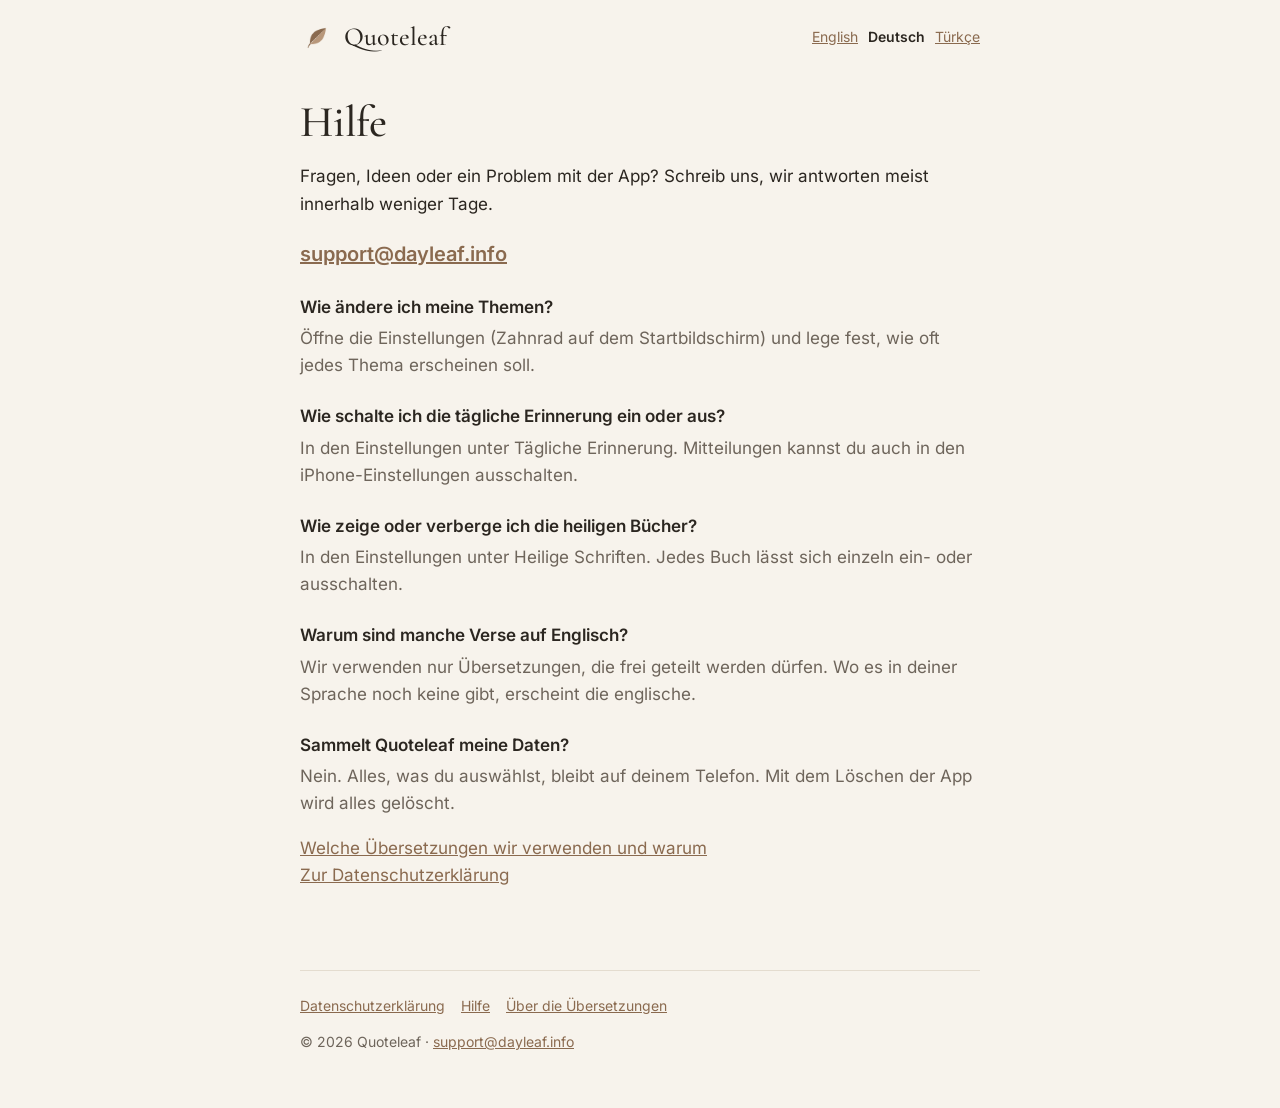
<file: support/de/index.html>
<!doctype html>
<html lang="de">
<head>
<meta charset="utf-8">
<meta name="viewport" content="width=device-width, initial-scale=1">
<title>Hilfe · Quoteleaf</title>
<meta name="description" content="Fragen, Ideen oder ein Problem mit der App? Schreib uns, wir antworten meist innerhalb weniger Tage.">
<link rel="alternate" hreflang="en" href="https://dayleaf.info/support/"><link rel="alternate" hreflang="de" href="https://dayleaf.info/support/de/"><link rel="alternate" hreflang="tr" href="https://dayleaf.info/support/tr/">
<link rel="icon" href="/icon-64.png" type="image/png">
<link rel="apple-touch-icon" href="/icon-180.png">
<link rel="stylesheet" href="/styles.css">
</head>
<body>
<div class="wrap">
<header>
<a class="brand" href="/de/"><img src="/icon-180.png" alt="">Quoteleaf</a>
<nav class="langs" aria-label="Sprache"><a href="/support/" hreflang="en">English</a><span>Deutsch</span><a href="/support/tr/" hreflang="tr">Türkçe</a></nav>
</header>
<article>
<h1>Hilfe</h1>
<p>Fragen, Ideen oder ein Problem mit der App? Schreib uns, wir antworten meist innerhalb weniger Tage.</p>
<p class="mail"><a href="mailto:support@dayleaf.info">support@dayleaf.info</a></p>
<section class="faq"><h3>Wie ändere ich meine Themen?</h3><p>Öffne die Einstellungen (Zahnrad auf dem Startbildschirm) und lege fest, wie oft jedes Thema erscheinen soll.</p><h3>Wie schalte ich die tägliche Erinnerung ein oder aus?</h3><p>In den Einstellungen unter Tägliche Erinnerung. Mitteilungen kannst du auch in den iPhone-Einstellungen ausschalten.</p><h3>Wie zeige oder verberge ich die heiligen Bücher?</h3><p>In den Einstellungen unter Heilige Schriften. Jedes Buch lässt sich einzeln ein- oder ausschalten.</p><h3>Warum sind manche Verse auf Englisch?</h3><p>Wir verwenden nur Übersetzungen, die frei geteilt werden dürfen. Wo es in deiner Sprache noch keine gibt, erscheint die englische.</p><h3>Sammelt Quoteleaf meine Daten?</h3><p>Nein. Alles, was du auswählst, bleibt auf deinem Telefon. Mit dem Löschen der App wird alles gelöscht.</p></section>
<p><a href="/translations/de/">Welche Übersetzungen wir verwenden und warum</a><br>
<a href="/privacy/de/">Zur Datenschutzerklärung</a></p>
</article>
<footer>
<a href="/privacy/de/">Datenschutzerklärung</a><a href="/support/de/">Hilfe</a><a href="/translations/de/">Über die Übersetzungen</a>
<p>© 2026 Quoteleaf · <a href="mailto:support@dayleaf.info">support@dayleaf.info</a></p>
</footer>
</div>
</body>
</html>
</file>
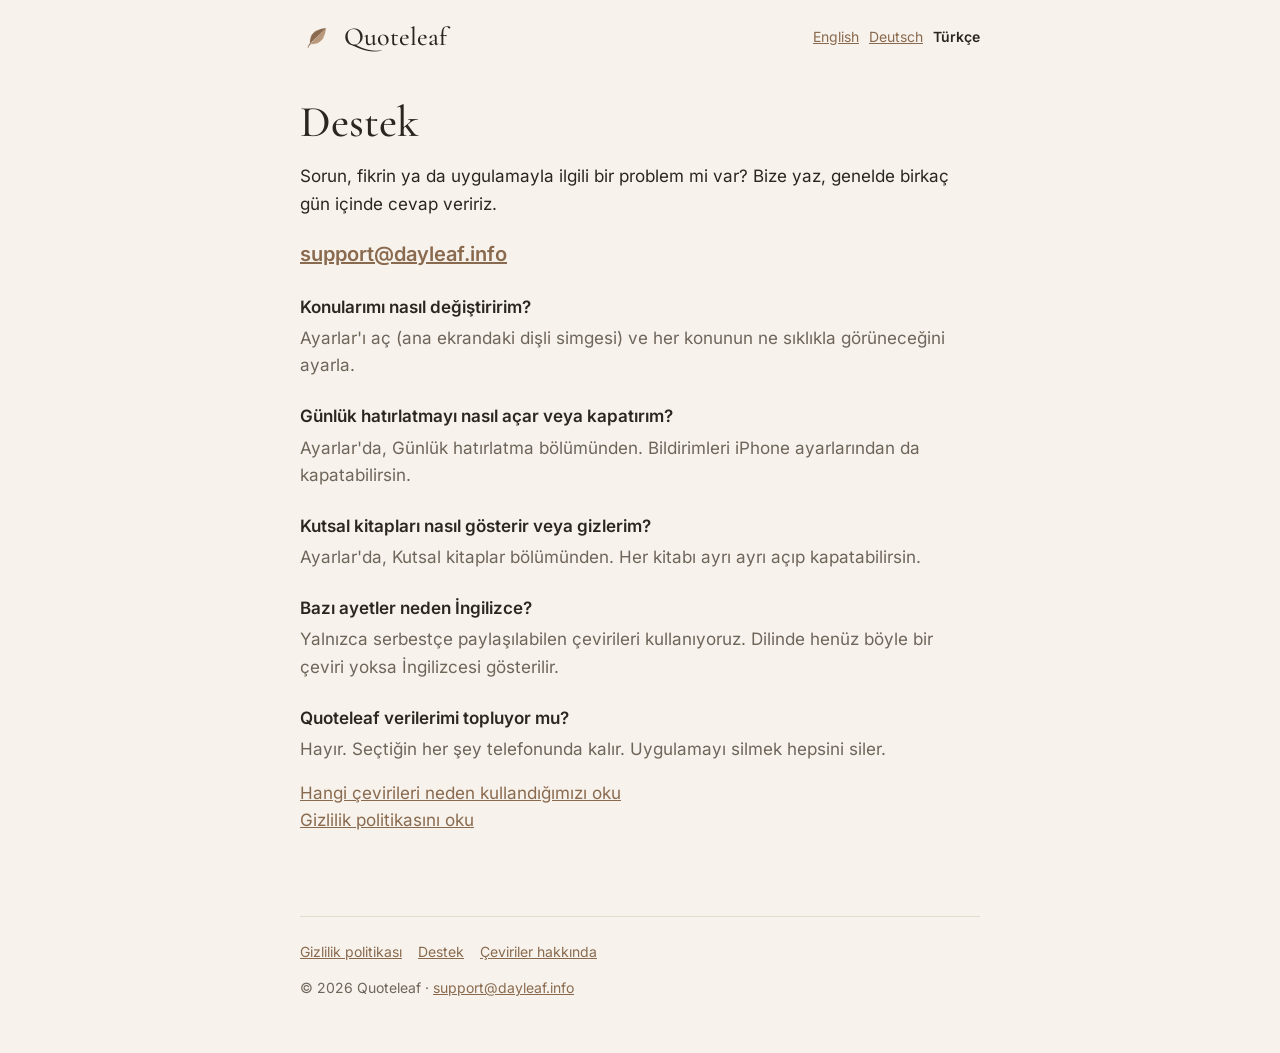
<file: support/tr/index.html>
<!doctype html>
<html lang="tr">
<head>
<meta charset="utf-8">
<meta name="viewport" content="width=device-width, initial-scale=1">
<title>Destek · Quoteleaf</title>
<meta name="description" content="Sorun, fikrin ya da uygulamayla ilgili bir problem mi var? Bize yaz, genelde birkaç gün içinde cevap veririz.">
<link rel="alternate" hreflang="en" href="https://dayleaf.info/support/"><link rel="alternate" hreflang="de" href="https://dayleaf.info/support/de/"><link rel="alternate" hreflang="tr" href="https://dayleaf.info/support/tr/">
<link rel="icon" href="/icon-64.png" type="image/png">
<link rel="apple-touch-icon" href="/icon-180.png">
<link rel="stylesheet" href="/styles.css">
</head>
<body>
<div class="wrap">
<header>
<a class="brand" href="/tr/"><img src="/icon-180.png" alt="">Quoteleaf</a>
<nav class="langs" aria-label="Dil"><a href="/support/" hreflang="en">English</a><a href="/support/de/" hreflang="de">Deutsch</a><span>Türkçe</span></nav>
</header>
<article>
<h1>Destek</h1>
<p>Sorun, fikrin ya da uygulamayla ilgili bir problem mi var? Bize yaz, genelde birkaç gün içinde cevap veririz.</p>
<p class="mail"><a href="mailto:support@dayleaf.info">support@dayleaf.info</a></p>
<section class="faq"><h3>Konularımı nasıl değiştiririm?</h3><p>Ayarlar'ı aç (ana ekrandaki dişli simgesi) ve her konunun ne sıklıkla görüneceğini ayarla.</p><h3>Günlük hatırlatmayı nasıl açar veya kapatırım?</h3><p>Ayarlar'da, Günlük hatırlatma bölümünden. Bildirimleri iPhone ayarlarından da kapatabilirsin.</p><h3>Kutsal kitapları nasıl gösterir veya gizlerim?</h3><p>Ayarlar'da, Kutsal kitaplar bölümünden. Her kitabı ayrı ayrı açıp kapatabilirsin.</p><h3>Bazı ayetler neden İngilizce?</h3><p>Yalnızca serbestçe paylaşılabilen çevirileri kullanıyoruz. Dilinde henüz böyle bir çeviri yoksa İngilizcesi gösterilir.</p><h3>Quoteleaf verilerimi topluyor mu?</h3><p>Hayır. Seçtiğin her şey telefonunda kalır. Uygulamayı silmek hepsini siler.</p></section>
<p><a href="/translations/tr/">Hangi çevirileri neden kullandığımızı oku</a><br>
<a href="/privacy/tr/">Gizlilik politikasını oku</a></p>
</article>
<footer>
<a href="/privacy/tr/">Gizlilik politikası</a><a href="/support/tr/">Destek</a><a href="/translations/tr/">Çeviriler hakkında</a>
<p>© 2026 Quoteleaf · <a href="mailto:support@dayleaf.info">support@dayleaf.info</a></p>
</footer>
</div>
</body>
</html>
</file>
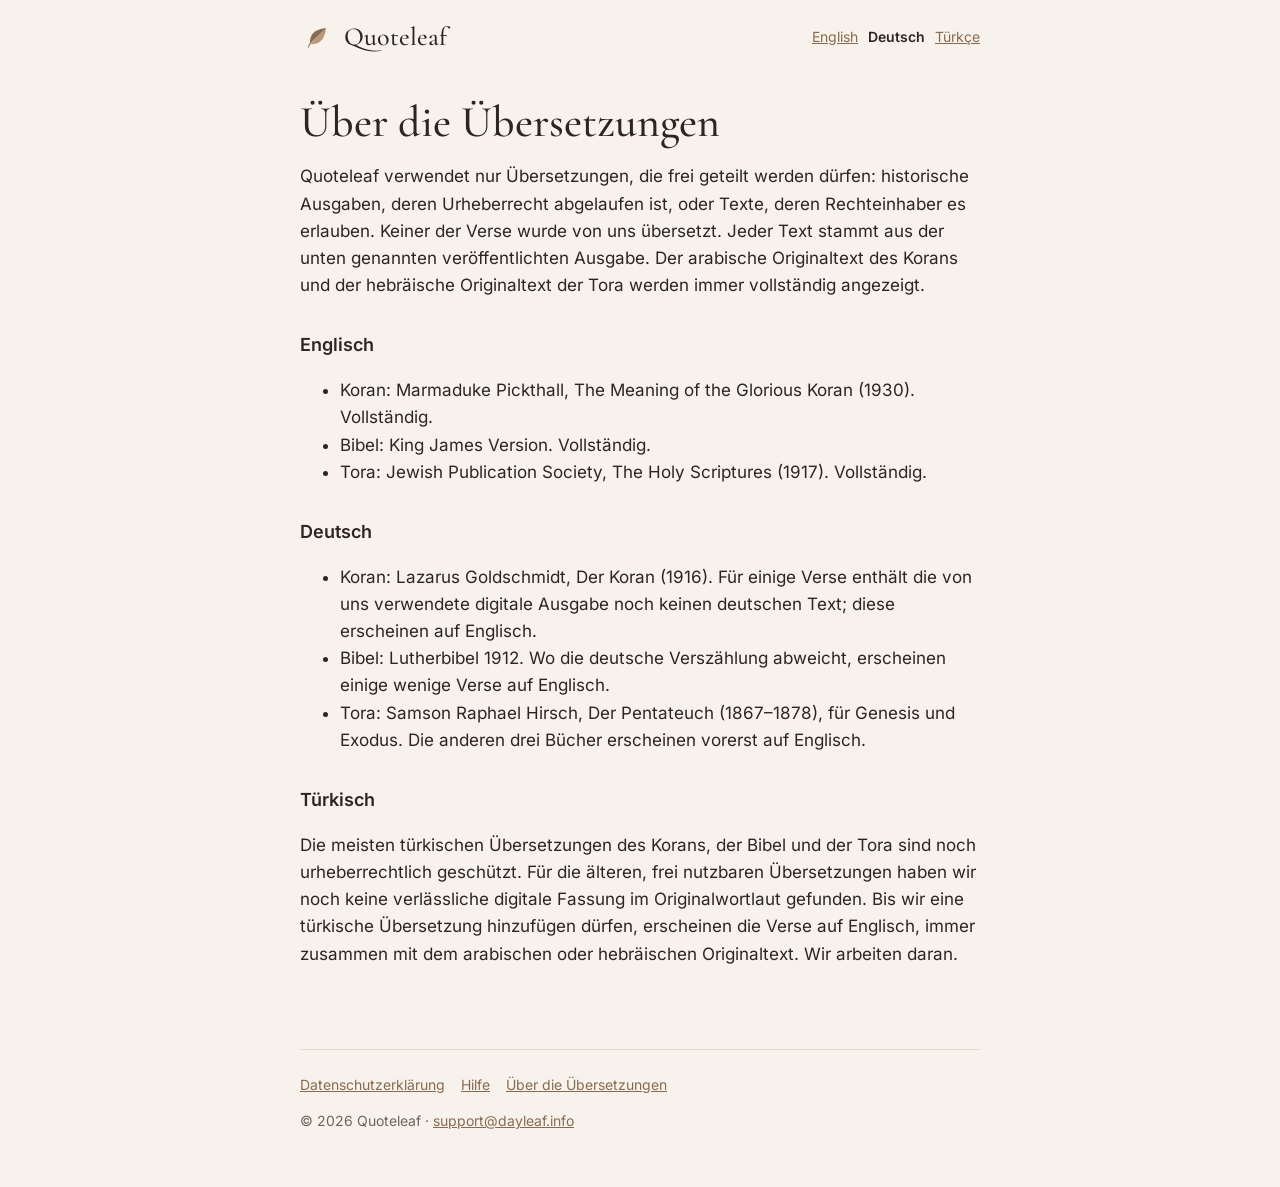
<file: translations/de/index.html>
<!doctype html>
<html lang="de">
<head>
<meta charset="utf-8">
<meta name="viewport" content="width=device-width, initial-scale=1">
<title>Über die Übersetzungen · Quoteleaf</title>
<meta name="description" content="Über die Übersetzungen">
<link rel="alternate" hreflang="en" href="https://dayleaf.info/translations/"><link rel="alternate" hreflang="de" href="https://dayleaf.info/translations/de/"><link rel="alternate" hreflang="tr" href="https://dayleaf.info/translations/tr/">
<link rel="icon" href="/icon-64.png" type="image/png">
<link rel="apple-touch-icon" href="/icon-180.png">
<link rel="stylesheet" href="/styles.css">
</head>
<body>
<div class="wrap">
<header>
<a class="brand" href="/de/"><img src="/icon-180.png" alt="">Quoteleaf</a>
<nav class="langs" aria-label="Sprache"><a href="/translations/" hreflang="en">English</a><span>Deutsch</span><a href="/translations/tr/" hreflang="tr">Türkçe</a></nav>
</header>
<article><h1>Über die Übersetzungen</h1>
<p>Quoteleaf verwendet nur Übersetzungen, die frei geteilt werden dürfen: historische Ausgaben, deren Urheberrecht abgelaufen ist, oder Texte, deren Rechteinhaber es erlauben. Keiner der Verse wurde von uns übersetzt. Jeder Text stammt aus der unten genannten veröffentlichten Ausgabe. Der arabische Originaltext des Korans und der hebräische Originaltext der Tora werden immer vollständig angezeigt.</p>
<h2>Englisch</h2>
<ul><li>Koran: Marmaduke Pickthall, The Meaning of the Glorious Koran (1930). Vollständig.</li><li>Bibel: King James Version. Vollständig.</li><li>Tora: Jewish Publication Society, The Holy Scriptures (1917). Vollständig.</li></ul>
<h2>Deutsch</h2>
<ul><li>Koran: Lazarus Goldschmidt, Der Koran (1916). Für einige Verse enthält die von uns verwendete digitale Ausgabe noch keinen deutschen Text; diese erscheinen auf Englisch.</li><li>Bibel: Lutherbibel 1912. Wo die deutsche Verszählung abweicht, erscheinen einige wenige Verse auf Englisch.</li><li>Tora: Samson Raphael Hirsch, Der Pentateuch (1867–1878), für Genesis und Exodus. Die anderen drei Bücher erscheinen vorerst auf Englisch.</li></ul>
<h2>Türkisch</h2>
<p>Die meisten türkischen Übersetzungen des Korans, der Bibel und der Tora sind noch urheberrechtlich geschützt. Für die älteren, frei nutzbaren Übersetzungen haben wir noch keine verlässliche digitale Fassung im Originalwortlaut gefunden. Bis wir eine türkische Übersetzung hinzufügen dürfen, erscheinen die Verse auf Englisch, immer zusammen mit dem arabischen oder hebräischen Originaltext. Wir arbeiten daran.</p></article>
<footer>
<a href="/privacy/de/">Datenschutzerklärung</a><a href="/support/de/">Hilfe</a><a href="/translations/de/">Über die Übersetzungen</a>
<p>© 2026 Quoteleaf · <a href="mailto:support@dayleaf.info">support@dayleaf.info</a></p>
</footer>
</div>
</body>
</html>
</file>
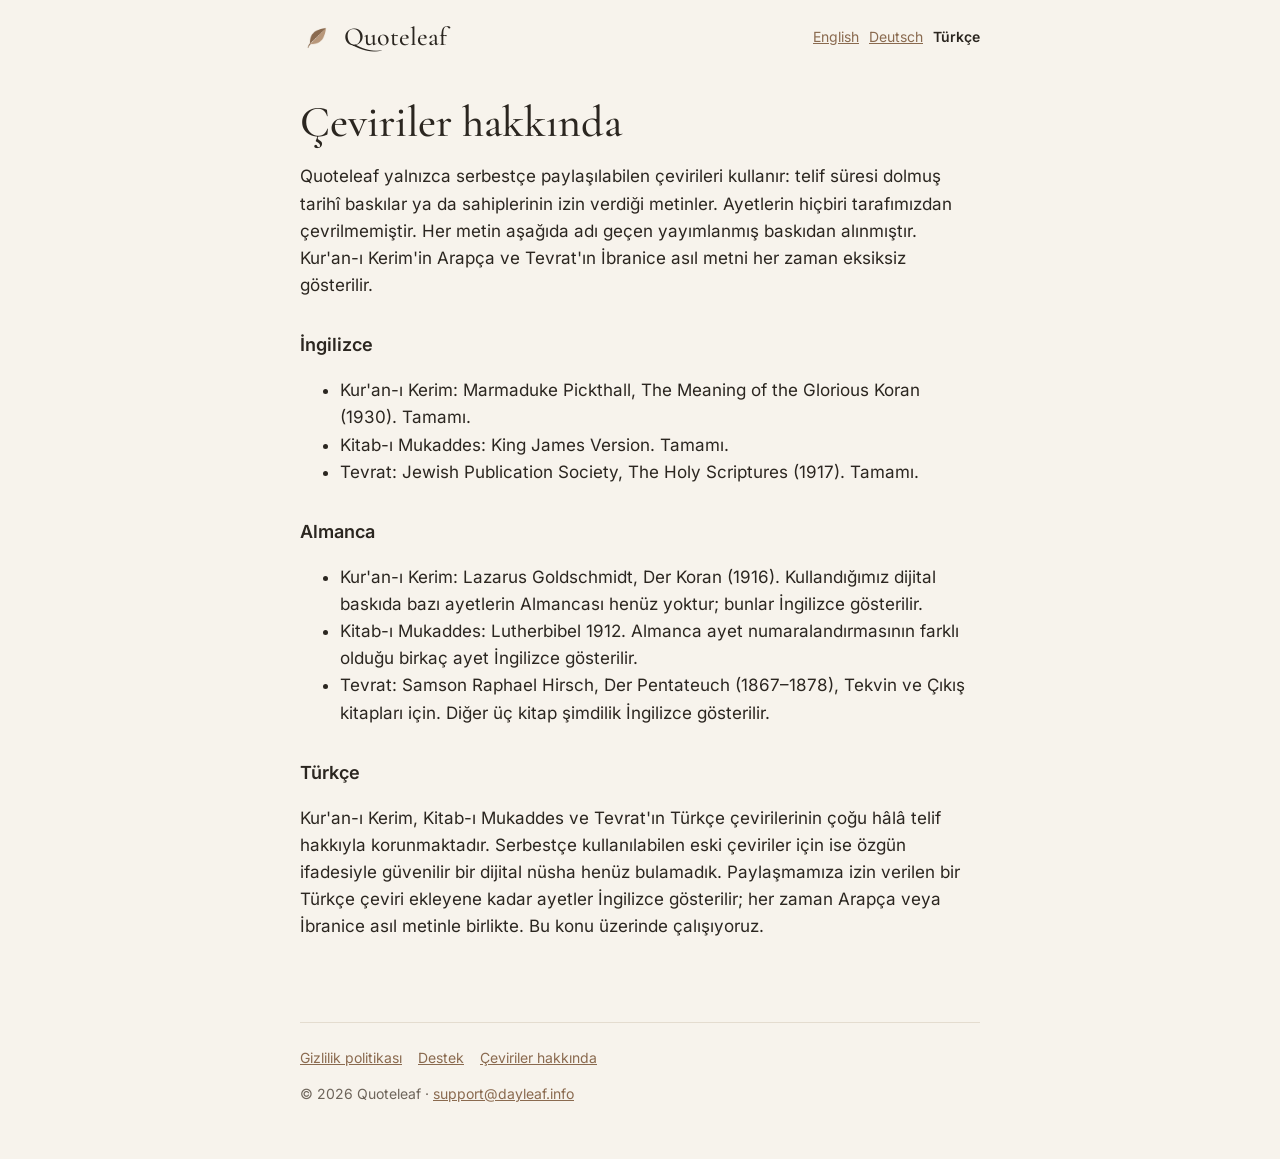
<file: translations/tr/index.html>
<!doctype html>
<html lang="tr">
<head>
<meta charset="utf-8">
<meta name="viewport" content="width=device-width, initial-scale=1">
<title>Çeviriler hakkında · Quoteleaf</title>
<meta name="description" content="Çeviriler hakkında">
<link rel="alternate" hreflang="en" href="https://dayleaf.info/translations/"><link rel="alternate" hreflang="de" href="https://dayleaf.info/translations/de/"><link rel="alternate" hreflang="tr" href="https://dayleaf.info/translations/tr/">
<link rel="icon" href="/icon-64.png" type="image/png">
<link rel="apple-touch-icon" href="/icon-180.png">
<link rel="stylesheet" href="/styles.css">
</head>
<body>
<div class="wrap">
<header>
<a class="brand" href="/tr/"><img src="/icon-180.png" alt="">Quoteleaf</a>
<nav class="langs" aria-label="Dil"><a href="/translations/" hreflang="en">English</a><a href="/translations/de/" hreflang="de">Deutsch</a><span>Türkçe</span></nav>
</header>
<article><h1>Çeviriler hakkında</h1>
<p>Quoteleaf yalnızca serbestçe paylaşılabilen çevirileri kullanır: telif süresi dolmuş tarihî baskılar ya da sahiplerinin izin verdiği metinler. Ayetlerin hiçbiri tarafımızdan çevrilmemiştir. Her metin aşağıda adı geçen yayımlanmış baskıdan alınmıştır. Kur'an-ı Kerim'in Arapça ve Tevrat'ın İbranice asıl metni her zaman eksiksiz gösterilir.</p>
<h2>İngilizce</h2>
<ul><li>Kur'an-ı Kerim: Marmaduke Pickthall, The Meaning of the Glorious Koran (1930). Tamamı.</li><li>Kitab-ı Mukaddes: King James Version. Tamamı.</li><li>Tevrat: Jewish Publication Society, The Holy Scriptures (1917). Tamamı.</li></ul>
<h2>Almanca</h2>
<ul><li>Kur'an-ı Kerim: Lazarus Goldschmidt, Der Koran (1916). Kullandığımız dijital baskıda bazı ayetlerin Almancası henüz yoktur; bunlar İngilizce gösterilir.</li><li>Kitab-ı Mukaddes: Lutherbibel 1912. Almanca ayet numaralandırmasının farklı olduğu birkaç ayet İngilizce gösterilir.</li><li>Tevrat: Samson Raphael Hirsch, Der Pentateuch (1867–1878), Tekvin ve Çıkış kitapları için. Diğer üç kitap şimdilik İngilizce gösterilir.</li></ul>
<h2>Türkçe</h2>
<p>Kur'an-ı Kerim, Kitab-ı Mukaddes ve Tevrat'ın Türkçe çevirilerinin çoğu hâlâ telif hakkıyla korunmaktadır. Serbestçe kullanılabilen eski çeviriler için ise özgün ifadesiyle güvenilir bir dijital nüsha henüz bulamadık. Paylaşmamıza izin verilen bir Türkçe çeviri ekleyene kadar ayetler İngilizce gösterilir; her zaman Arapça veya İbranice asıl metinle birlikte. Bu konu üzerinde çalışıyoruz.</p></article>
<footer>
<a href="/privacy/tr/">Gizlilik politikası</a><a href="/support/tr/">Destek</a><a href="/translations/tr/">Çeviriler hakkında</a>
<p>© 2026 Quoteleaf · <a href="mailto:support@dayleaf.info">support@dayleaf.info</a></p>
</footer>
</div>
</body>
</html>
</file>
<file: styles.css>
@font-face { font-family: 'Cormorant'; src: url('/fonts/CormorantGaramond-Regular.ttf') format('truetype'); font-weight: 400; font-display: swap; }
@font-face { font-family: 'Cormorant'; src: url('/fonts/CormorantGaramond-Medium.ttf') format('truetype'); font-weight: 500; font-display: swap; }
@font-face { font-family: 'Inter'; src: url('/fonts/Inter-Regular.ttf') format('truetype'); font-weight: 400; font-display: swap; }
@font-face { font-family: 'Inter'; src: url('/fonts/Inter-SemiBold.ttf') format('truetype'); font-weight: 600; font-display: swap; }
:root { --paper: #F7F3EC; --ink: #2B2620; --muted: #6E655B; --accent: #8A6A4F; --line: #E4DCCF; --card: #FBF8F3; }
@media (prefers-color-scheme: dark) {
  :root { --paper: #1C1A17; --ink: #EDE7DD; --muted: #A89F93; --accent: #C9A585; --line: #34302A; --card: #23201C; }
}
* { box-sizing: border-box; }
html { -webkit-text-size-adjust: 100%; }
body { margin: 0; background: var(--paper); color: var(--ink); font: 17px/1.6 Inter, -apple-system, system-ui, sans-serif; }
a { color: var(--accent); }
.wrap { max-width: 720px; margin: 0 auto; padding: 0 20px; }
header { display: flex; align-items: center; justify-content: space-between; gap: 12px; padding: 20px 0; }
header .brand { display: flex; align-items: center; gap: 10px; color: var(--ink); text-decoration: none; font: 500 26px/1 Cormorant, Georgia, serif; }
header .brand img { width: 34px; height: 34px; border-radius: 8px; }
nav.langs { font-size: 14px; color: var(--muted); }
nav.langs a, nav.langs span { margin-left: 10px; }
nav.langs span { color: var(--ink); font-weight: 600; }
.hero { text-align: center; padding: 48px 0 24px; }
.hero img { width: 128px; height: 128px; border-radius: 28px; box-shadow: 0 8px 30px rgba(0,0,0,.12); }
h1 { font: 500 52px/1.1 Cormorant, Georgia, serif; margin: 24px 0 8px; }
.tagline { font: 400 26px/1.3 Cormorant, Georgia, serif; color: var(--muted); margin: 0 0 20px; }
.intro { max-width: 560px; margin: 0 auto; }
.soon { display: inline-block; margin-top: 28px; padding: 10px 18px; border: 1px solid var(--accent); border-radius: 999px; color: var(--accent); font-size: 15px; font-weight: 600; }
.features { display: grid; grid-template-columns: 1fr; gap: 14px; padding: 32px 0; }
@media (min-width: 640px) { .features { grid-template-columns: 1fr 1fr; } }
.card { background: var(--card); border: 1px solid var(--line); border-radius: 16px; padding: 18px 20px; }
.card h3 { margin: 0 0 6px; font: 500 24px/1.2 Cormorant, Georgia, serif; }
.card p { margin: 0; color: var(--muted); font-size: 15px; }
article { padding: 8px 0 40px; }
article h1 { font-size: clamp(30px, 9vw, 44px); margin-top: 16px; overflow-wrap: break-word; hyphens: auto; }
article h2 { font-size: 18px; margin: 32px 0 8px; }
article p, article li { overflow-wrap: anywhere; }
.faq h3 { font-size: 17px; margin: 24px 0 4px; }
.faq p { margin: 0; color: var(--muted); }
.mail { font-size: 20px; font-weight: 600; }
footer { border-top: 1px solid var(--line); margin-top: 24px; padding: 24px 0 40px; font-size: 14px; color: var(--muted); }
footer a { margin-right: 16px; }
</file>
